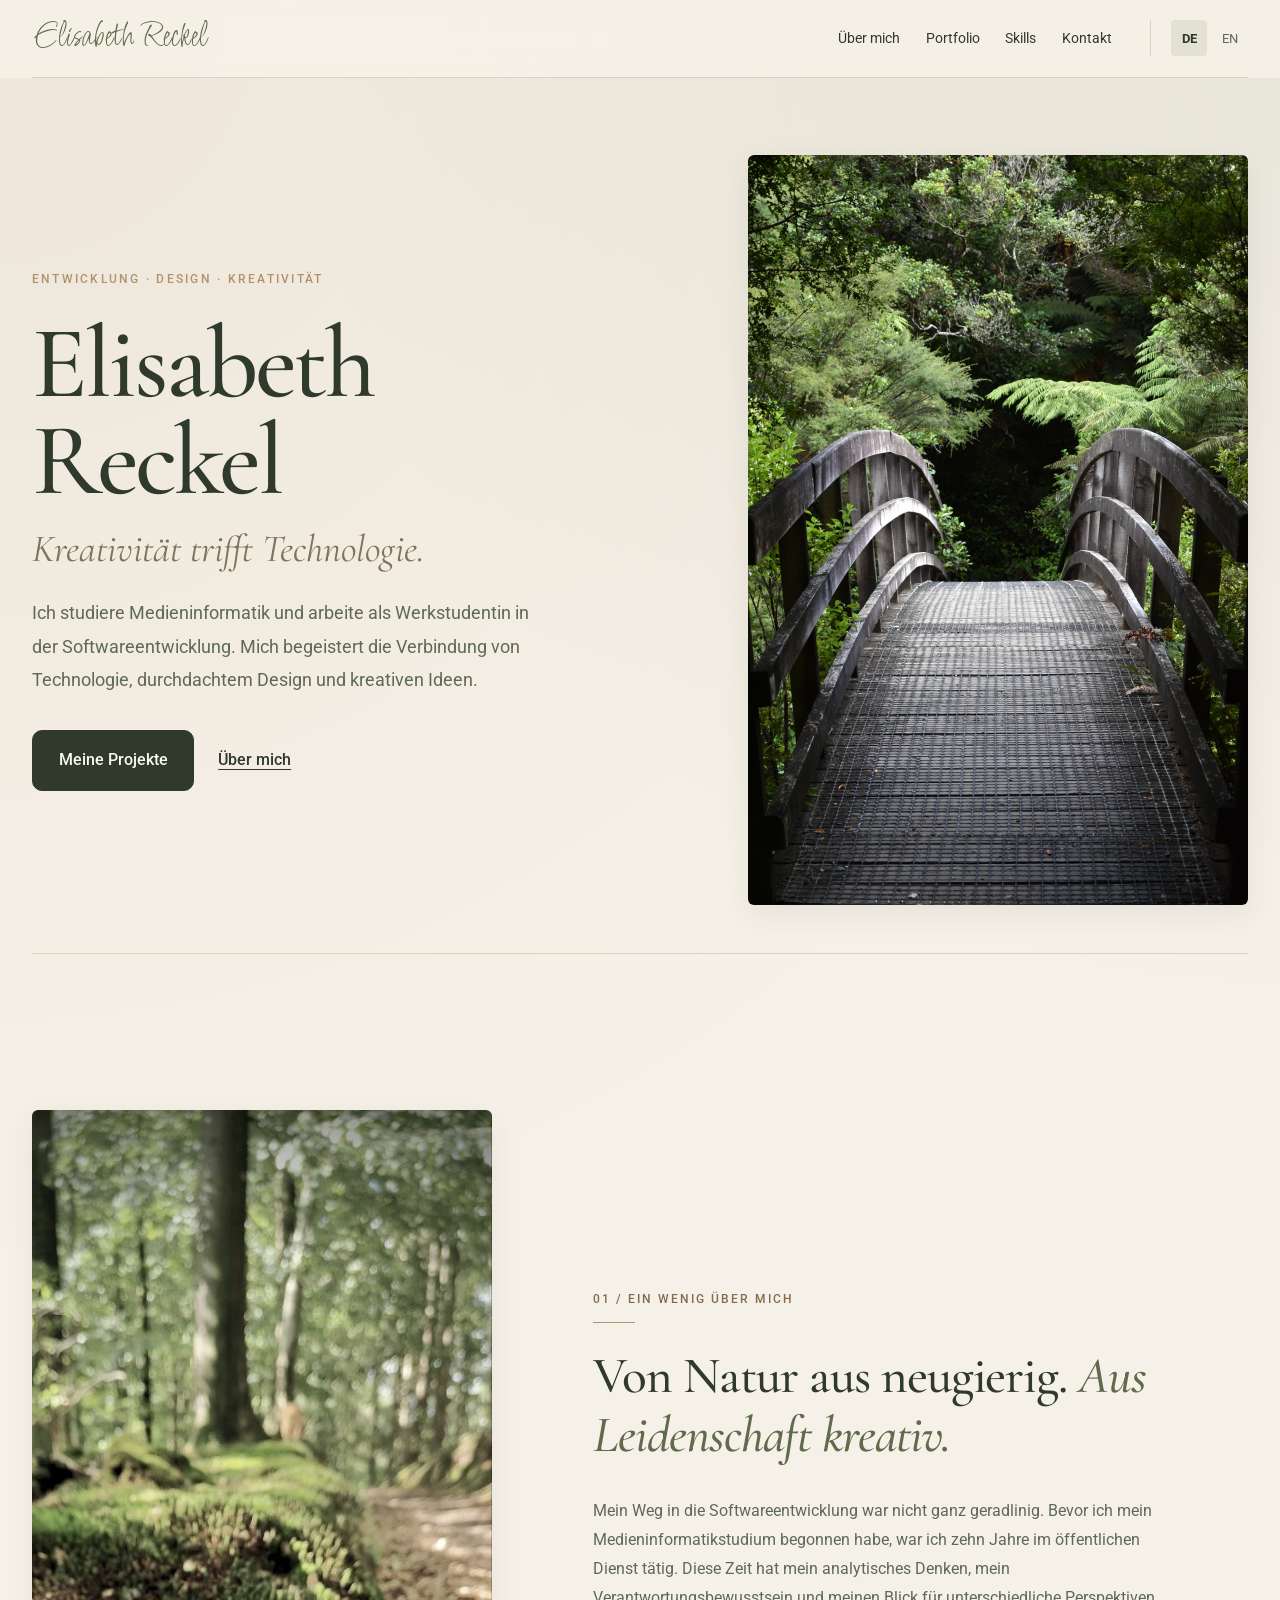
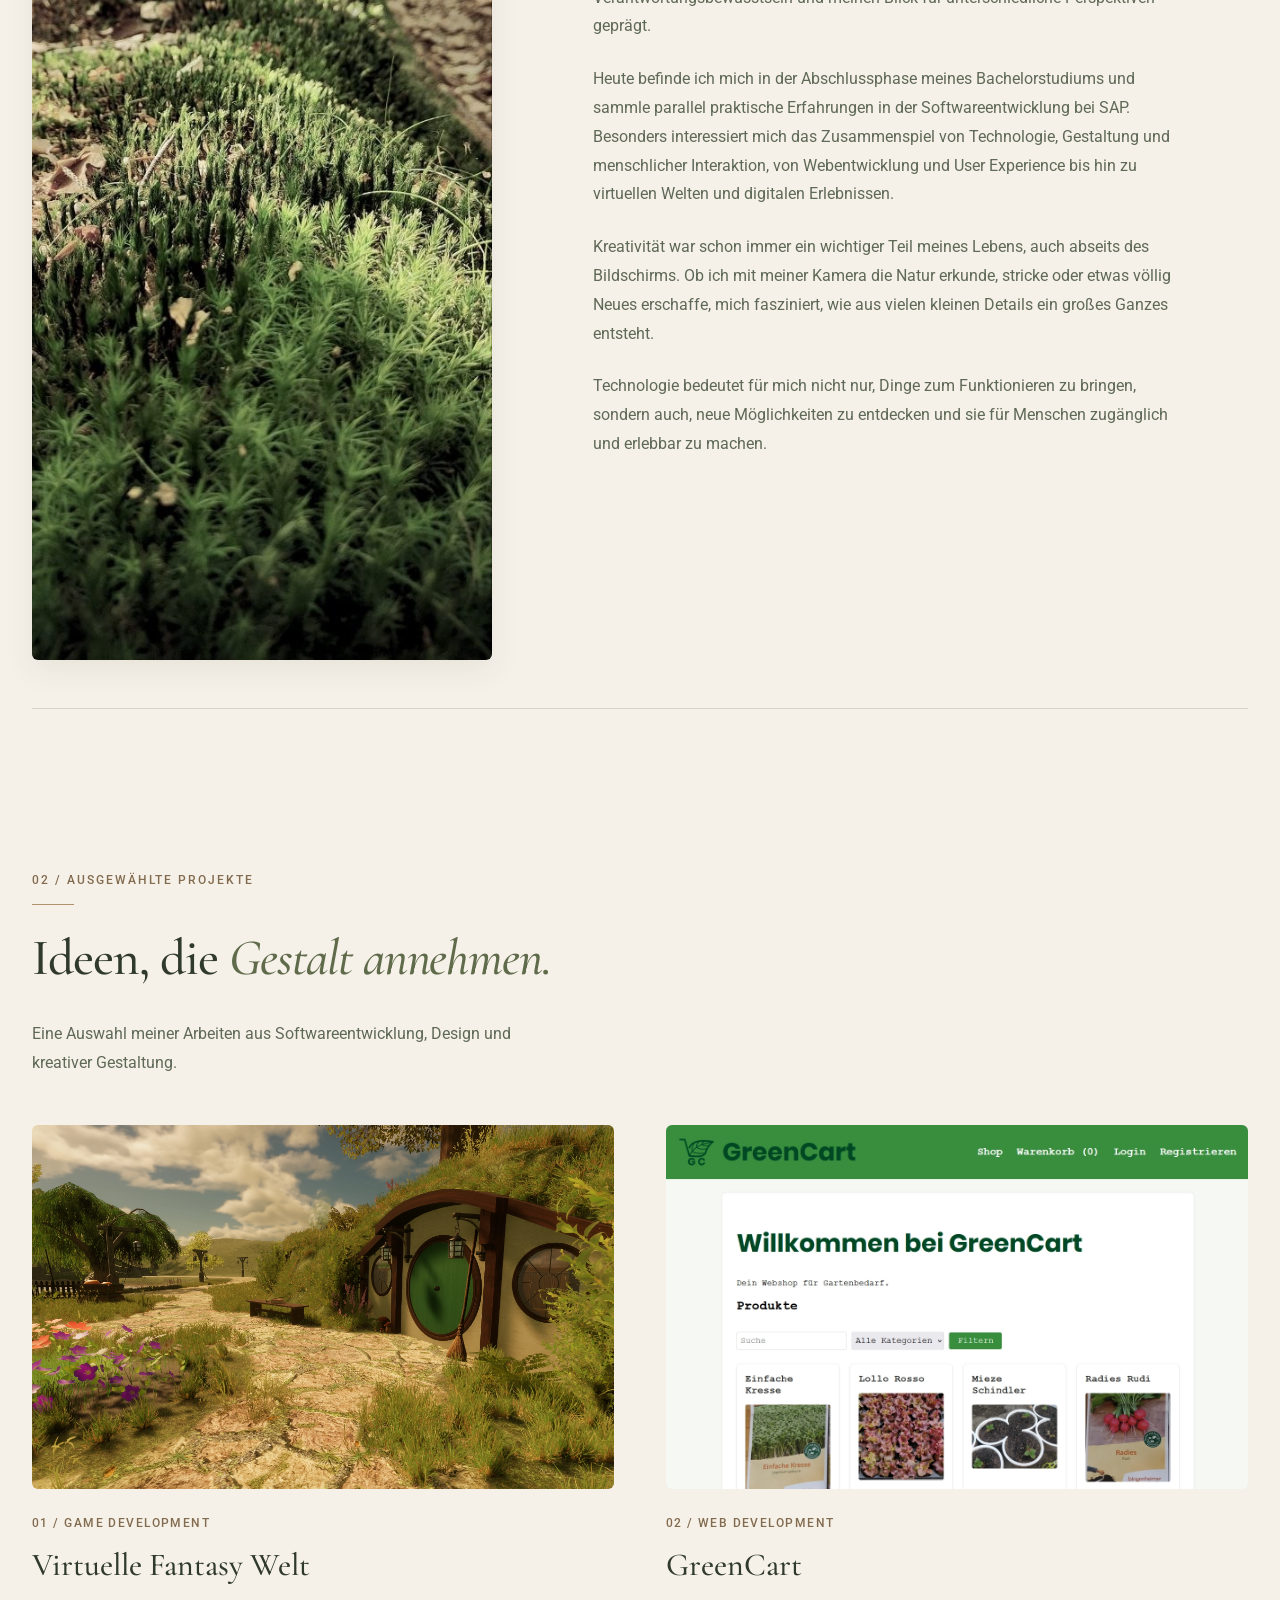
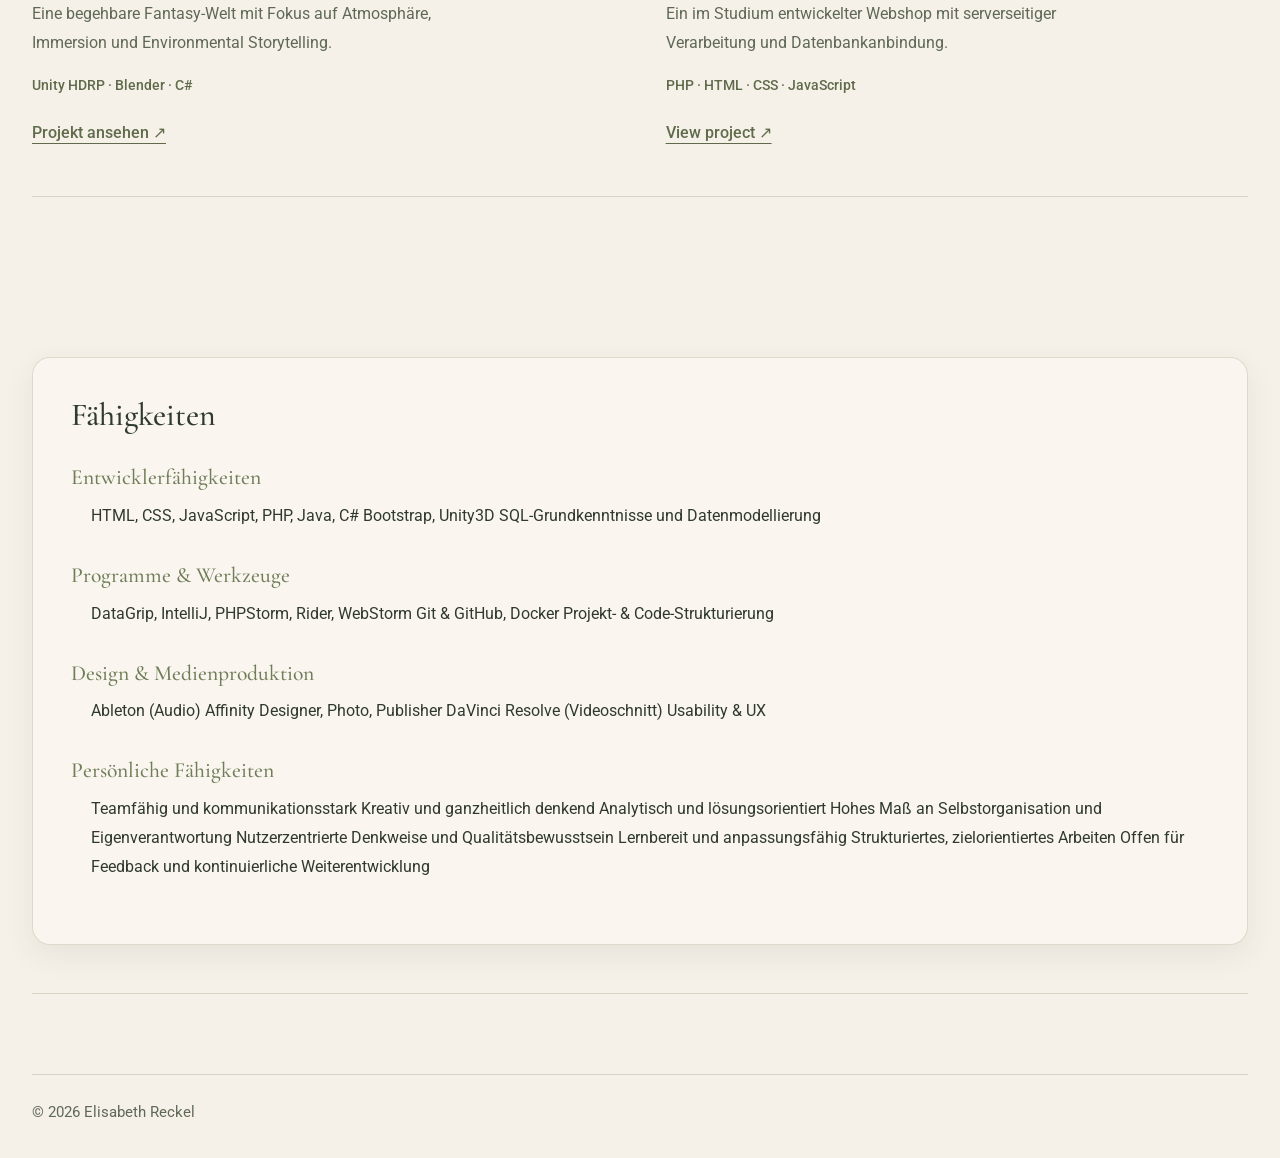
<file: index.html>
<!DOCTYPE html>
<html>
<head>
    <meta charset="UTF-8">
    <meta name="viewport" content="width=device-width, initial-scale=1.0">
    <title>Elisabeth Reckel | Portfolio</title>

    <script src="main.js"></script>
    <link rel="stylesheet" href="style.css">

    <link rel="preconnect" href="https://fonts.googleapis.com">
    <link rel="preconnect" href="https://fonts.gstatic.com" crossorigin>

    <!-- Cormorant Garamond -->
    <link href="https://fonts.googleapis.com/css2?family=Cormorant+Garamond:wght@400;500;600;700&display=swap" rel="stylesheet">

    <!-- Roboto -->
    <link href="https://fonts.googleapis.com/css2?family=Roboto:ital,wght@0,300;0,400;0,500;0,700;1,300;1,400&display=swap" rel="stylesheet">

    <!-- Licorice -->
    <link href="https://fonts.googleapis.com/css2?family=Licorice&display=swap" rel="stylesheet">

<!--    &lt;!&ndash; Deutsch &ndash;&gt;-->
<!--    <div data-lang="de">-->
<!--    </div>-->

<!--    &lt;!&ndash; English &ndash;&gt;-->
<!--    <div data-lang="en">-->
<!--    </div>-->
</head>


<body>

<!-- HEADER -->
<header>
    <div class="header-inner">

        <a href="#home" id="logo">
            Elisabeth Reckel
        </a>

        <nav id="main-nav">

            <!-- Deutsch -->
            <div data-lang="de" lang="de">
                <ul>
                    <li><a href="#about">Über mich</a></li>
                    <li><a href="#portfolio">Portfolio</a></li>
                    <li><a href="#skills">Skills</a></li>
                    <li><a href="#contact">Kontakt</a></li>
                </ul>
            </div>

            <!-- English -->
            <div data-lang="en" lang="en">
                <ul>
                    <li><a href="#about">About me</a></li>
                    <li><a href="#portfolio">Portfolio</a></li>
                    <li><a href="#skills">Skills</a></li>
                    <li><a href="#contact">Contact</a></li>
                </ul>
            </div>

        </nav>

        <div id="language_switch"
             role="group"
             aria-label="Sprache / Language">

            <button type="button"
                    lang="de"
                    data-language="de"
                    aria-label="Deutsch"
                    aria-pressed="true"
                    onclick="switchLanguage('de')">
                DE
            </button>

            <button type="button"
                    lang="en"
                    data-language="en"
                    aria-label="English"
                    aria-pressed="false"
                    onclick="switchLanguage('en')">
                EN
            </button>

        </div>

    </div>
</header>

<!-- MAIN PART -->


<!-- LANDING PAGE -->
<section id="home">

    <!-- Deutsch -->
    <div data-lang="de" lang="de">
        <div class="hero-layout">

            <div class="hero-content">
                <p class="eyebrow">
                    Entwicklung · Design · Kreativität
                </p>

                <h1>Elisabeth Reckel</h1>

                <p class="hero-tagline">
                    Kreativität trifft Technologie.
                </p>

                <p class="hero-description">
                    Ich studiere Medieninformatik und arbeite als
                    Werkstudentin in der Softwareentwicklung.
                    Mich begeistert die Verbindung von Technologie,
                    durchdachtem Design und kreativen Ideen.
                </p>

                <div class="hero-actions">
                    <a href="#portfolio" class="btn-primary">Meine Projekte</a>
                    <a href="#about" class="btn-text">Über mich</a>
                </div>
            </div>

            <div class="hero-visual">
                <img
                        src="/img/WoodBridge.webp"
                        alt="Holzbrücke im Regenwald"
                        class="hero-image"
                >
            </div>

        </div>
    </div>

    <!-- English -->
    <div data-lang="en" lang="en">
        <div class="hero-layout">

            <div class="hero-content">
                <p class="eyebrow">
                    Development · Design · Creativity
                </p>

                <h1>Elisabeth Reckel</h1>

                <p class="hero-tagline">
                    Creativity meets technology.
                </p>

                <p class="hero-description">
                    I'm a Computer Science and Digital Media student and
                    working student in software development.
                    I'm passionate about bringing together
                    technology, thoughtful design and creative ideas.
                </p>

                <div class="hero-actions">
                    <a href="#portfolio" class="btn-primary">Explore my work</a>
                    <a href="#about" class="btn-text">About me</a>
                </div>
            </div>

            <div class="hero-visual">
                <img
                        src="/img/WoodBridge.webp"
                        alt="Wooden bridge in a rain forest"
                        class="hero-image"
                >
            </div>

        </div>
    </div>

    <hr>
</section>

<!-- ABOUT ME SECTION -->
<section id="about">

    <!-- Deutsch -->
    <div data-lang="de" lang="de">
        <div class="about-layout">

            <figure class="about-visual">
                <img
                        src="img/Moss.webp"
                        alt=""
                        class="about-image"
                        loading="lazy"
                        decoding="async"
                >
<!--                <figcaption>-->
<!--                    <span class="image-caption">-->
<!--                        Inspiration in den kleinen Dingen finden.-->
<!--                    </span>-->
<!--                    <span class="image-credit">-->
<!--                        Fotografie: Elisabeth Reckel-->
<!--                    </span>-->
<!--                </figcaption>-->
            </figure>

            <div class="about-copy">

                <p class="section-label">
                    01 / Ein wenig über mich
                </p>

                <h2 class="section-heading">
                    Von Natur aus neugierig.
                    <span>Aus Leidenschaft kreativ.</span>
                </h2>

                <p>
                    Mein Weg in die Softwareentwicklung war nicht ganz
                    geradlinig. Bevor ich mein Medieninformatikstudium
                    begonnen habe, war ich zehn Jahre im öffentlichen
                    Dienst tätig. Diese Zeit hat mein analytisches
                    Denken, mein Verantwortungsbewusstsein und meinen
                    Blick für unterschiedliche Perspektiven geprägt.
                </p>

                <p>
                    Heute befinde ich mich in der Abschlussphase
                    meines Bachelorstudiums und sammle parallel
                    praktische Erfahrungen in der Softwareentwicklung
                    bei SAP. Besonders interessiert mich das
                    Zusammenspiel von Technologie, Gestaltung und
                    menschlicher Interaktion, von Webentwicklung und
                    User Experience bis hin zu virtuellen Welten
                    und digitalen Erlebnissen.
                </p>

                <p>
                    Kreativität war schon immer ein wichtiger Teil
                    meines Lebens, auch abseits des Bildschirms.
                    Ob ich mit meiner Kamera die Natur erkunde,
                    stricke oder etwas völlig Neues erschaffe,
                    mich fasziniert, wie aus vielen kleinen Details
                    ein großes Ganzes entsteht.
                </p>

                <p>
                    Technologie bedeutet für mich nicht nur, Dinge
                    zum Funktionieren zu bringen, sondern auch,
                    neue Möglichkeiten zu entdecken und sie für
                    Menschen zugänglich und erlebbar zu machen.
                </p>


            </div>
        </div>
    </div>

    <!-- English -->
    <div data-lang="en" lang="en">
        <div class="about-layout">

            <figure class="about-visual">
                <img
                        src="img/Moss.webp"
                        alt=""
                        class="about-image"
                        loading="lazy"
                        decoding="async"
                >
<!--                <figcaption>-->
<!--                    <span class="image-caption">-->
<!--                        Finding inspiration in the little things.-->
<!--                    </span>-->
<!--                    <span class="image-credit">-->
<!--                        Photography by Elisabeth Reckel-->
<!--                    </span>-->
<!--                </figcaption>-->
            </figure>

            <div class="about-copy">

                <p class="section-label">
                    01 / A little about me
                </p>

                <h2 class="section-heading">
                    Curious by nature.
                    <span>Creative by choice.</span>
                </h2>

                <p>
                    My path into software development hasn't been a
                    conventional one. Before starting my degree,
                    I spent ten years working in public administration,
                    developing an analytical mindset, a strong sense
                    of responsibility and an appreciation for
                    different perspectives.
                </p>

                <p>
                    Today, I'm completing my bachelor's degree in
                    Computer Science and Digital Media while gaining
                    practical experience in software development at SAP.
                    I'm particularly interested in the intersection of
                    technology, design and human interaction,
                    from web development and user experience to
                    virtual worlds and digital environments.
                </p>

                <p>
                    Creativity has always been an important part of
                    my life, even away from the screen. Whether I'm
                    exploring nature with my camera, knitting or
                    creating something entirely from scratch,
                    I enjoy discovering how small details come
                    together to form something meaningful.
                </p>

                <p>
                    For me, technology isn't just about making
                    things work. It's about exploring new possibilities
                    and making them accessible, intuitive and engaging for people.
                </p>

<!--                <div class="about-signoff">-->
<!--                    <span class="signature">Elisabeth</span>-->

<!--&lt;!&ndash;                    &lt;!&ndash; Placeholder for future botanical illustration &ndash;&gt;&ndash;&gt;-->
<!--&lt;!&ndash;                    <div class="botanical-placeholder"&ndash;&gt;-->
<!--&lt;!&ndash;                         aria-hidden="true"></div>&ndash;&gt;-->
<!--                </div>-->

            </div>
        </div>
    </div>

    <hr>
</section>


<!-- PORTFOLIO SECTION -->
<section id="portfolio">

    <!-- Deutsch -->
    <div data-lang="de" lang="de">

        <p class="section-label">
            02 / Ausgewählte Projekte
        </p>

        <h2 class="section-heading">
            Ideen, die
            <span>Gestalt annehmen.</span>
        </h2>

        <p class="portfolio-intro">
            Eine Auswahl meiner Arbeiten aus Softwareentwicklung,
            Design und kreativer Gestaltung.
        </p>

        <div class="project-grid">

            <!-- Project 01 -->
            <article class="project-card">

                <div class="project-preview">
                    <img
                            src="img/unity-project/cover.webp"
                            alt="Fantasy-Umgebung mit einem Haus im Hügel,
             gepflastertem Weg und Blumen"
                            loading="lazy"
                            decoding="async"
                    >
                </div>

                <p class="project-category">
                    01 / Game Development
                </p>

                <h3>Virtuelle Fantasy Welt</h3>

                <p class="project-description">
                    Eine begehbare Fantasy-Welt mit Fokus auf
                    Atmosphäre, Immersion und Environmental
                    Storytelling.
                </p>

                <p class="project-tech">
                    Unity HDRP · Blender · C#
                </p>
                <a class="project-detail-link" href="projects/virtual-fantasy-world.html">Projekt ansehen ↗</a>

            </article>

            <!-- Project 02 -->
            <article class="project-card">

                <div class="project-preview project-preview--greencart">
                    <img
                            src="img/greencart/cover.webp"
                            alt="GreenCart-Webshop mit Produktübersicht
             und Such- und Filterfunktionen"
                            loading="lazy"
                            decoding="async"
                    >
                </div>

                <p class="project-category">
                    02 / Web Development
                </p>

                <h3>GreenCart</h3>

                <p class="project-description">
                    Ein im Studium entwickelter Webshop
                    mit serverseitiger Verarbeitung
                    und Datenbankanbindung.
                </p>

                <p class="project-tech">
                    PHP · HTML · CSS · JavaScript
                </p>

                <a class="project-detail-link" href="projects/virtual-fantasy-world.html">View project ↗</a>

            </article>

        </div>
    </div>

    <!-- English -->
    <div data-lang="en" lang="en">

        <p class="section-label">
            02 / Selected work
        </p>

        <h2 class="section-heading">
            Ideas brought
            <span>to life.</span>
        </h2>

        <p class="portfolio-intro">
            A selection of my work combining software development,
            design and creative exploration.
        </p>

        <div class="project-grid">

            <!-- Project 01 -->
            <article class="project-card">

                <div class="project-preview">
                    <img
                            src="img/unity-project/cover.webp"
                            alt="Fantasy environment featuring a hillside home, stone path and flowers"
                            loading="lazy"
                            decoding="async"
                    >
                </div>

                <p class="project-category">
                    01 / Game Development
                </p>

                <h3>Virtual Fantasy World</h3>

                <p class="project-description">
                    An explorable fantasy environment focusing
                    on atmosphere, immersion and environmental
                    storytelling.
                </p>

                <p class="project-tech">
                    Unity HDRP · Blender · C#
                </p>

            </article>

            <!-- Project 02 -->
            <article class="project-card">

                <div class="project-preview project-preview--greencart">
                    <img
                            src="img/greencart/cover.webp"
                            alt="GreenCart online shop with product listings and search filters"
                            loading="lazy"
                            decoding="async"
                    >
                </div>

                <p class="project-category">
                    02 / Web Development
                </p>

                <h3>GreenCart</h3>

                <p class="project-description">
                    A university e-commerce project featuring
                    server-side functionality and database
                    integration.
                </p>

                <p class="project-tech">
                    PHP · HTML · CSS · JavaScript
                </p>

            </article>

        </div>
    </div>

    <hr>
</section>


<!-- SKILL SECTION -->
<section id="skills">
    <!-- Deutsch -->
    <div data-lang="de">
        <h3>Fähigkeiten</h3>

        <h4>Entwicklerfähigkeiten</h4>
        <ul>
            HTML, CSS, JavaScript, PHP, Java, C#
            Bootstrap, Unity3D
            SQL-Grundkenntnisse und Datenmodellierung
        </ul>

        <h4>Programme & Werkzeuge</h4>
        <ul>
            DataGrip, IntelliJ, PHPStorm, Rider, WebStorm
            Git & GitHub, Docker
            Projekt- & Code-Strukturierung
        </ul>

        <h4>Design & Medienproduktion</h4>
        <ul>
            Ableton (Audio)
            Affinity Designer, Photo, Publisher
            DaVinci Resolve (Videoschnitt)
            Usability & UX
        </ul>

        <h4>Persönliche Fähigkeiten</h4>
        <ul>
            Teamfähig und kommunikationsstark
            Kreativ und ganzheitlich denkend
            Analytisch und lösungsorientiert
            Hohes Maß an Selbstorganisation und Eigenverantwortung
            Nutzerzentrierte Denkweise und Qualitätsbewusstsein
            Lernbereit und anpassungsfähig
            Strukturiertes, zielorientiertes Arbeiten
            Offen für Feedback und kontinuierliche Weiterentwicklung
        </ul>
    </div>

    <!-- English -->
    <div data-lang="en">
        <h3>Skills</h3>

        <h4>Development skills</h4>
        <ul>
            HTML, CSS, JavaScript, PHP, Java, C#
            Bootstrap, Unity3D
            Basic SQL knowledge and data modelling
        </ul>

        <h4>Software &  tools</h4>
        <ul>
            DataGrip, IntelliJ, PHPStorm, Rider, WebStorm
            Git & GitHub, Docker
            Project & code structuring
        </ul>

        <h4>Design & media production</h4>
        <ul>
            Ableton (audio)
            Affinity Designer, Photo, Publisher
            DaVinci Resolve (video editing)
            Usability & UX
        </ul>

        <h4>Personal skills</h4>
        <ul>
            Team player and strong communicator
            Creative and holistic thinker
            Analytical and solution-oriented
            Highly self-organised and responsible
            User-centric mindset and quality awareness
            Willing to learn and adapt
            Structured and goal-oriented approach to work
            Open to feedback and continuous development
        </ul>

    </div>

    <hr>
</section>

<!--&lt;!&ndash; CONTACT SECTION &ndash;&gt;-->
<!--<section id="contact">-->
<!--    &lt;!&ndash; Deutsch &ndash;&gt;-->
<!--    <div data-lang="de">-->
<!--        <h3>Kontakt</h3>-->
<!--        <form action="">-->
<!--            <input type="email" tabindex="1" placeholder="Mail"><br>-->
<!--            <input type="betreff" tabindex="2" placeholder="Betreff"><br>-->
<!--            <textarea name="" id="test" cols="30" rows="10" tabindex="3" placeholder="Text"></textarea><br>-->
<!--            <input class="button" type="submit">-->
<!--        </form>-->
<!--    </div>-->

<!--    &lt;!&ndash; English &ndash;&gt;-->
<!--    <div data-lang="en">-->
<!--        <h3>Contact</h3>-->
<!--        <form action="">-->
<!--            <input type="email" tabindex="1" placeholder="Mail"><br>-->
<!--            <input type="betreff" tabindex="2" placeholder="Subject"><br>-->
<!--            <textarea name="" id="" cols="30" rows="10" tabindex="3" placeholder="Text"></textarea><br>-->
<!--            <input class="button" type="submit">-->
<!--        </form>-->
<!--    </div>-->


<!--    <hr>-->
<!--</section>-->



<!-- FOOTER -->
<footer>
    <!-- Deutsch -->
    <div data-lang="de">
    </div>

    <!-- English -->
    <div data-lang="en">
    </div>

    <p>&copy; 2026 Elisabeth Reckel</p>
</footer>





</body>

</html>
</file>
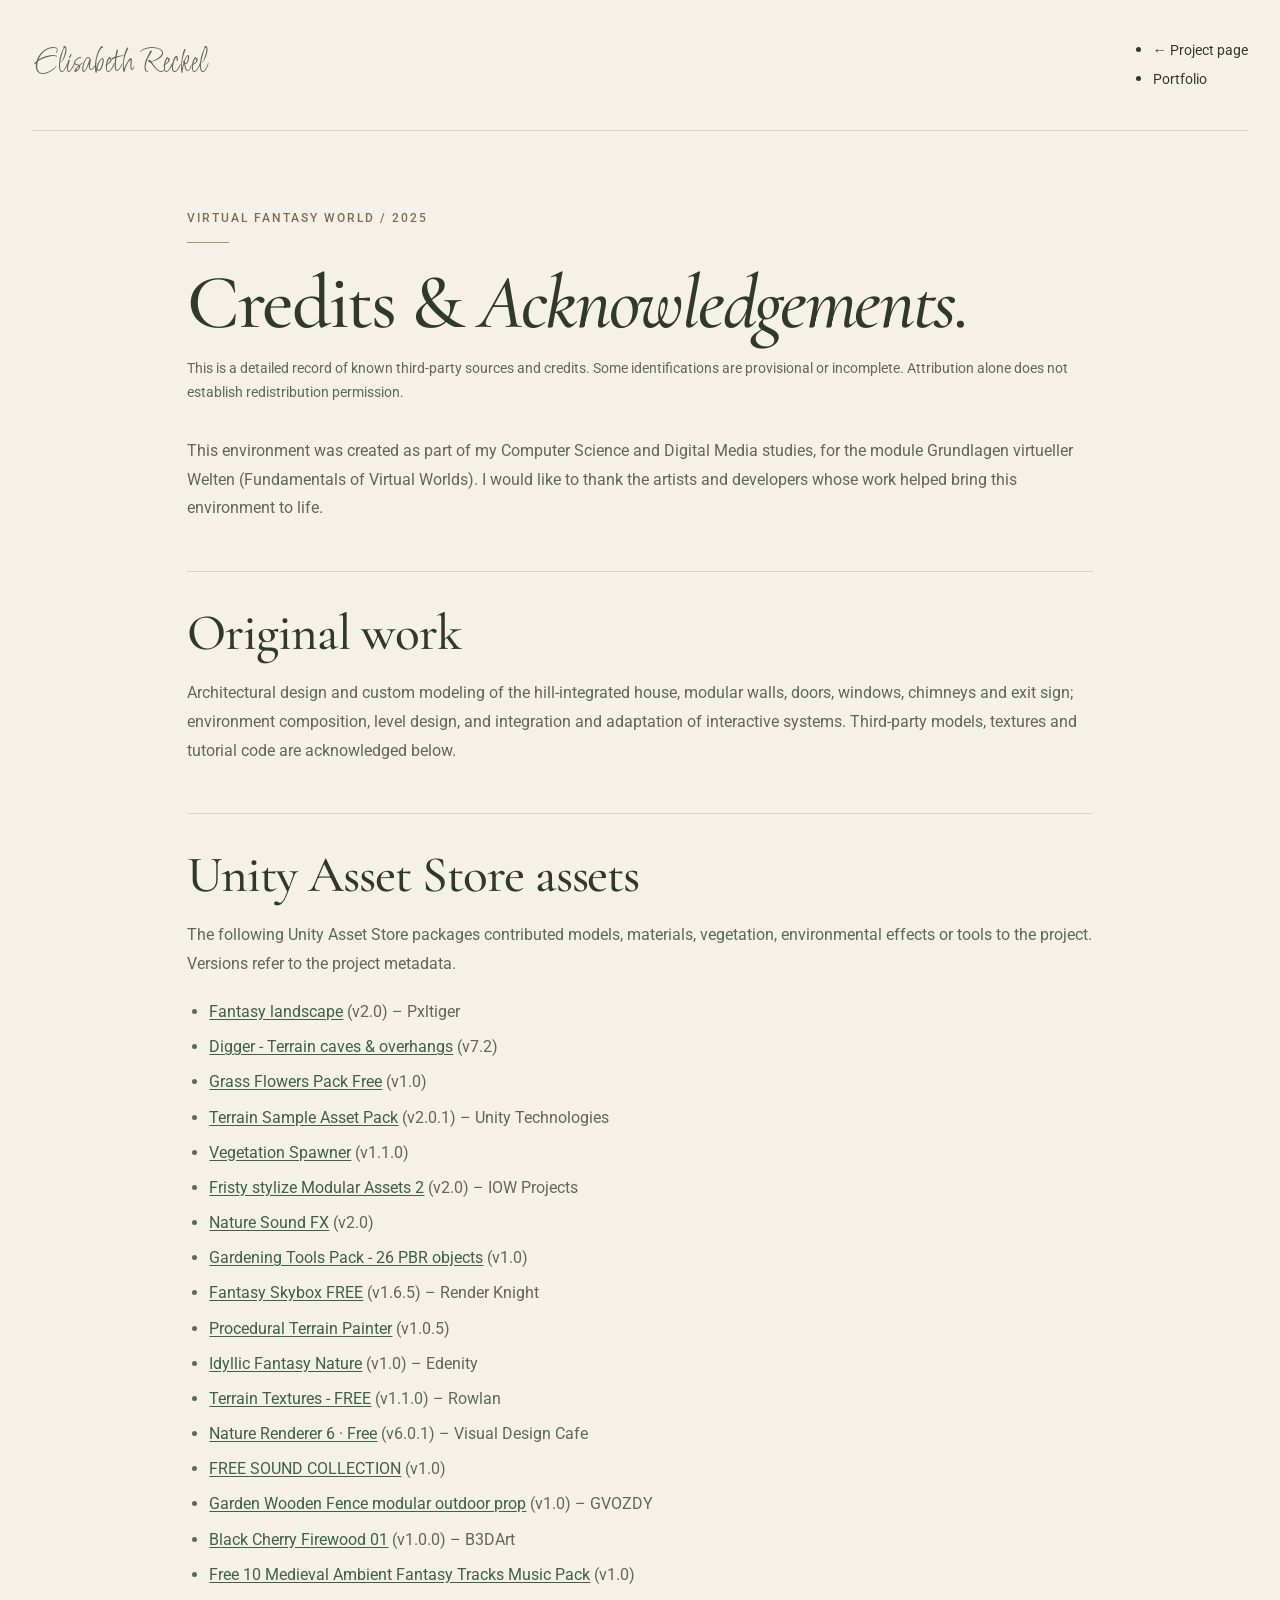
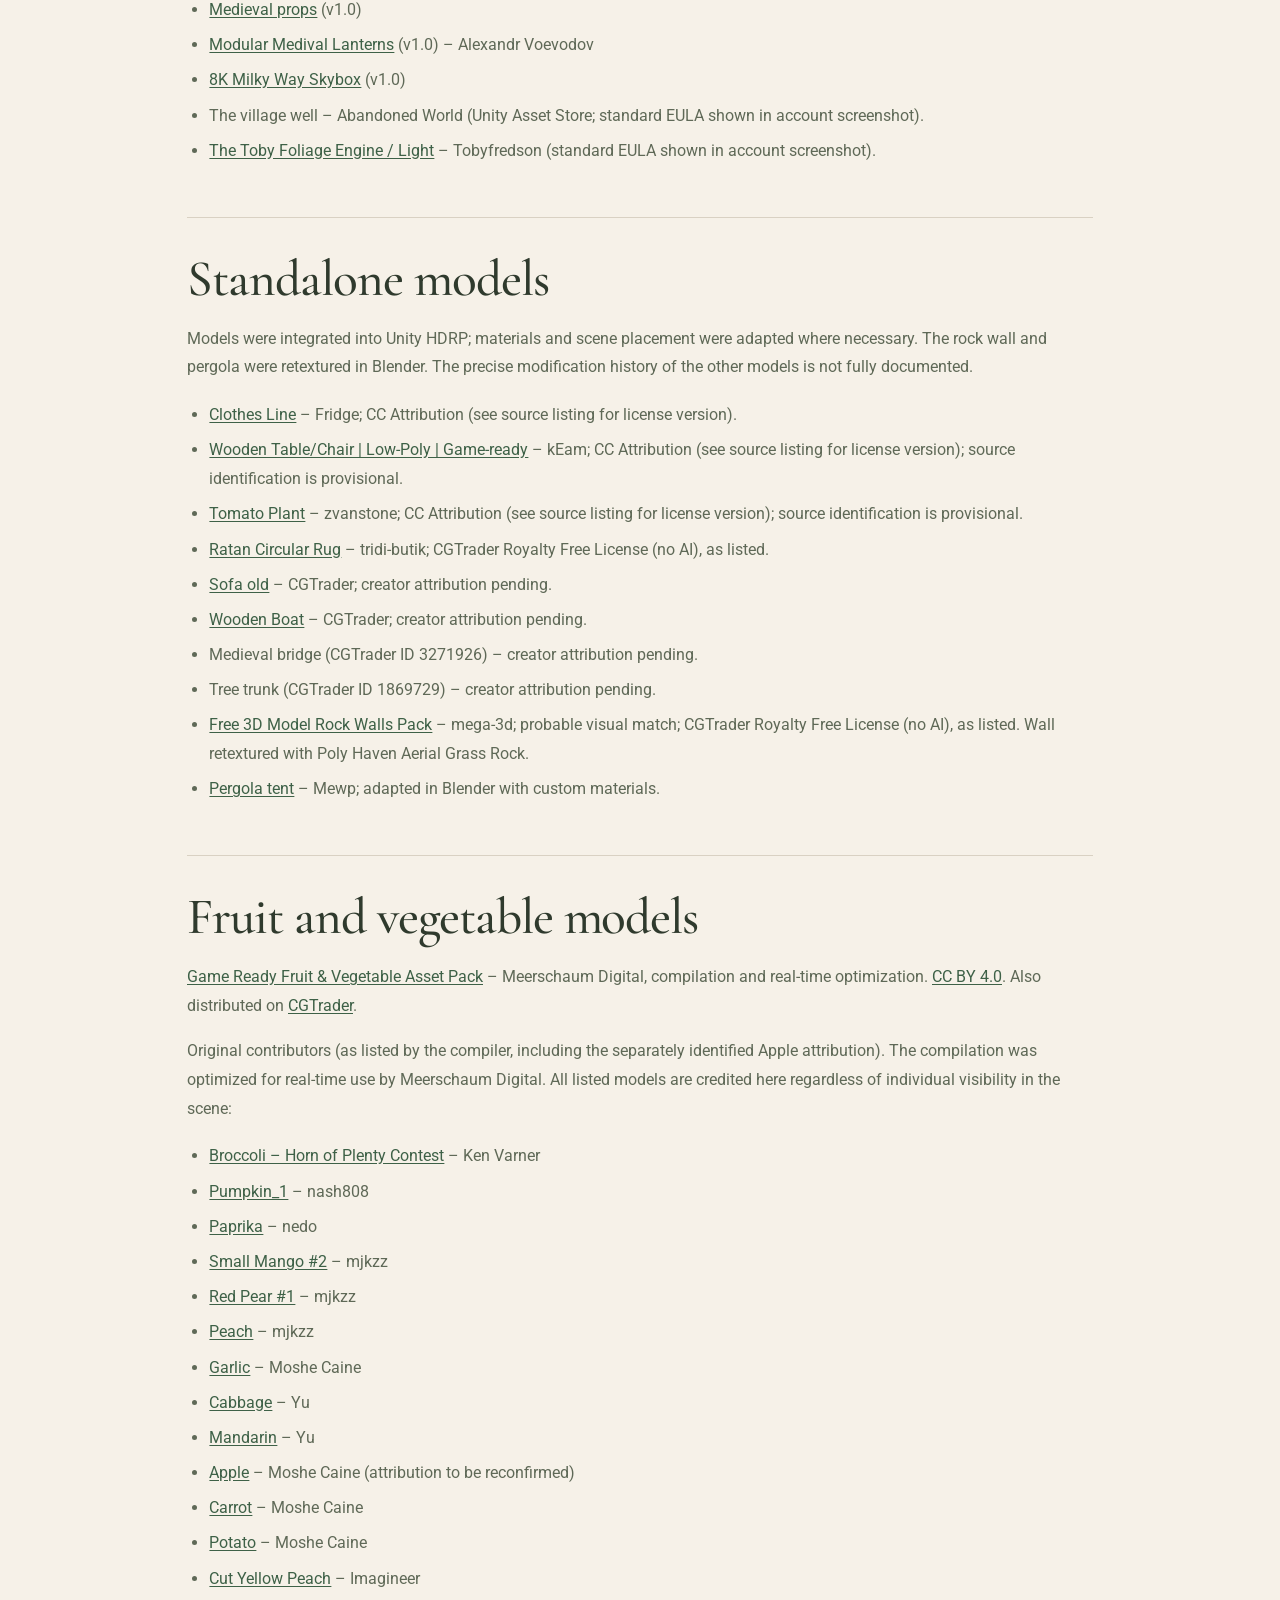
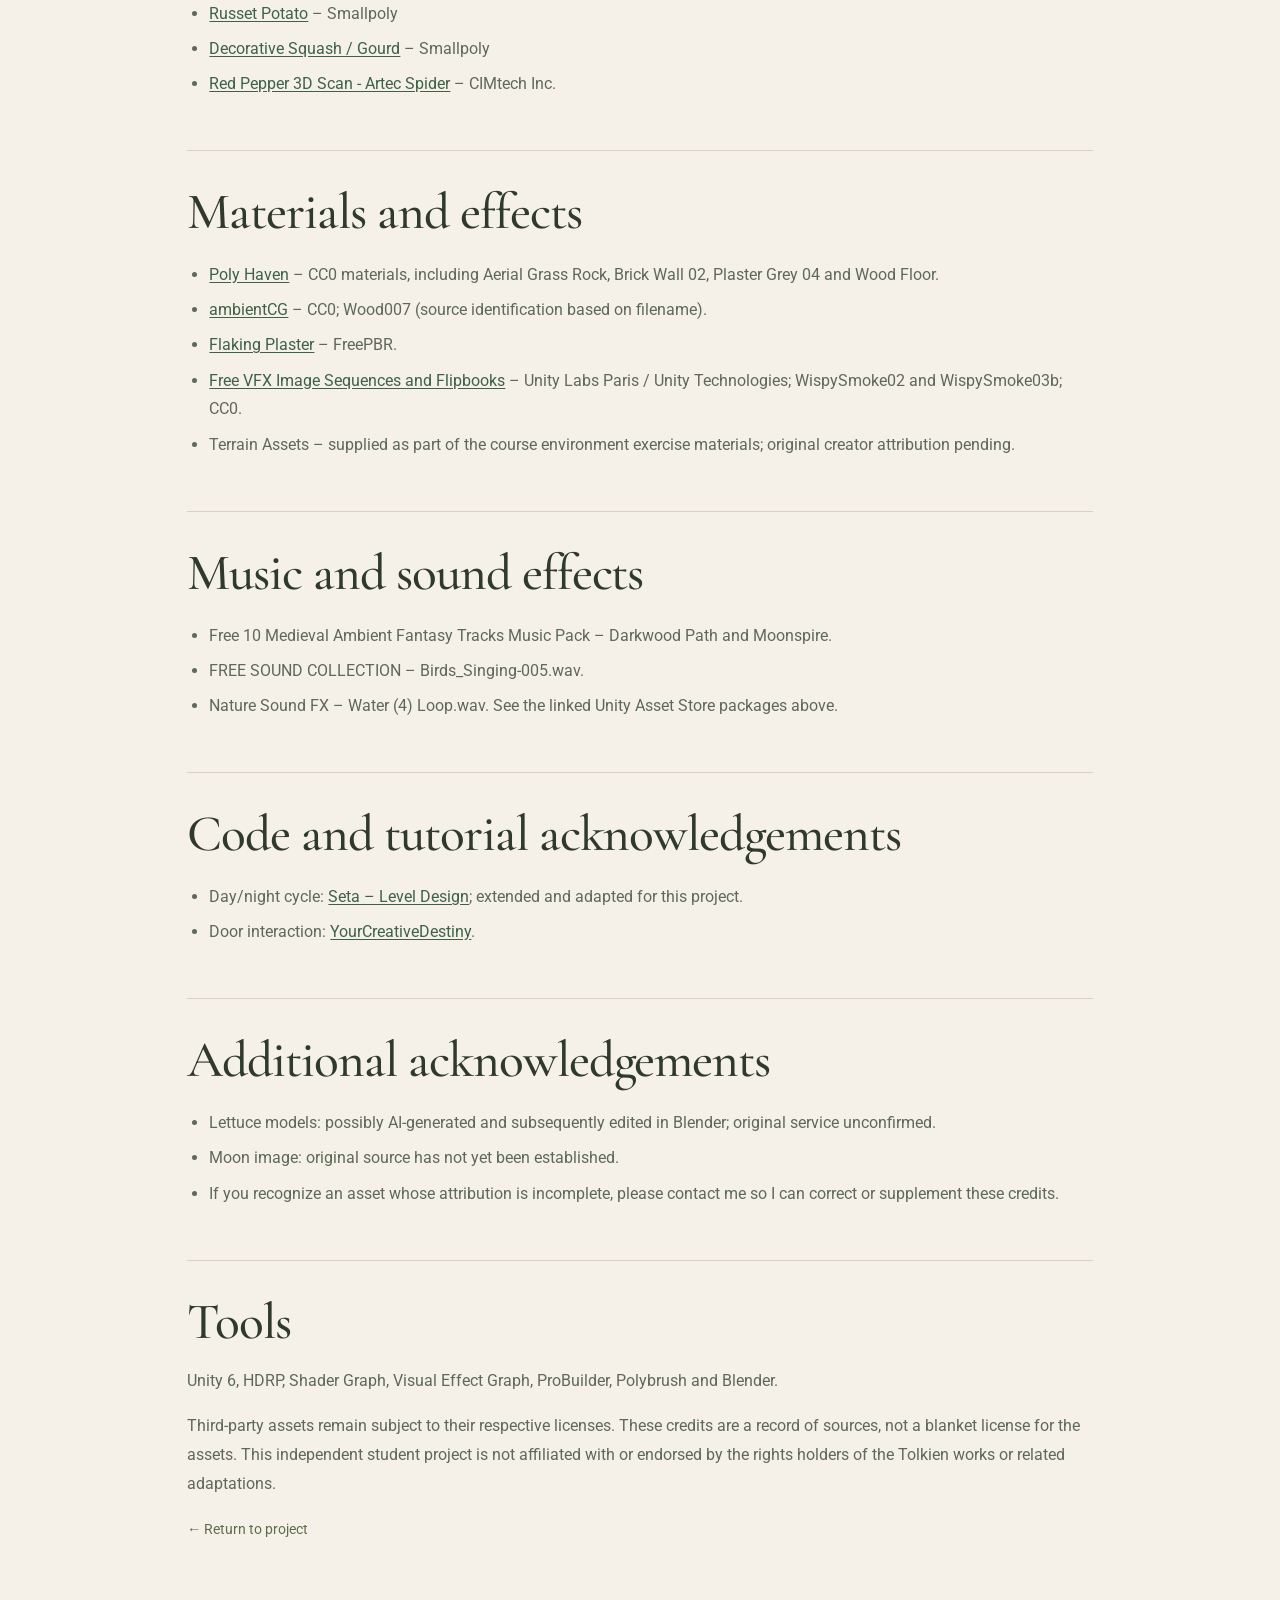
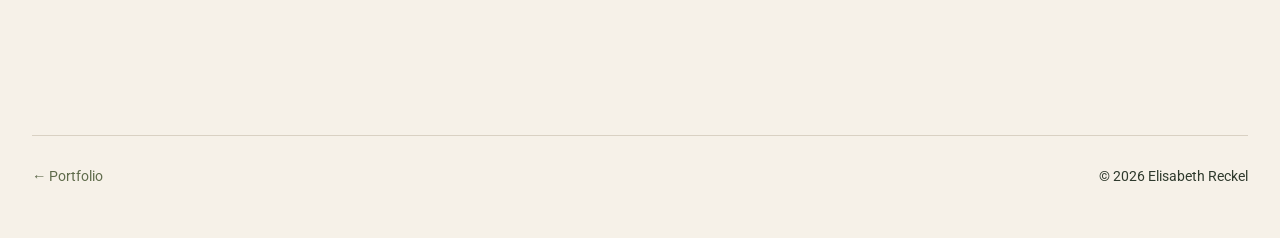
<file: projects/virtual-fantasy-world-credits.html>
<!doctype html>
<html lang="en">
<head>
<meta charset="utf-8"><meta name="viewport" content="width=device-width, initial-scale=1">
<title>Credits &amp; Acknowledgements | Virtual Fantasy World</title>
<link rel="preconnect" href="https://fonts.googleapis.com">
<link rel="preconnect" href="https://fonts.gstatic.com" crossorigin>
<link href="https://fonts.googleapis.com/css2?family=Cormorant+Garamond:wght@400;500;600;700&family=Roboto:wght@300;400;500;700&family=Licorice&display=swap" rel="stylesheet">
<link rel="stylesheet" href="../style.css"><link rel="stylesheet" href="project.css">
</head>
<body class="credits-page">
<header class="p-site-header"><div class="header-inner"><a id="logo" href="../index.html#home">Elisabeth Reckel</a><nav id="main-nav" aria-label="Navigation"><ul><li><a href="virtual-fantasy-world.html">← Project page</a></li><li><a href="../index.html#portfolio">Portfolio</a></li></ul></nav></div></header>
<main class="credits-wrap"><p class="p-kicker">VIRTUAL FANTASY WORLD / 2025</p><h1>Credits &amp; <em>Acknowledgements.</em></h1>
<p class="credits-note">This is a detailed record of known third-party sources and credits. Some identifications are provisional or incomplete. Attribution alone does not establish redistribution permission.</p>
<div class="credits-markdown">
<h1>Credits &amp; Acknowledgements</h1>
<p>This environment was created as part of my Computer Science and Digital Media studies, for the module Grundlagen virtueller Welten (Fundamentals of Virtual Worlds). I would like to thank the artists and developers whose work helped bring this environment to life.</p>
<h2>Original work</h2>
<p>Architectural design and custom modeling of the hill-integrated house, modular walls, doors, windows, chimneys and exit sign; environment composition, level design, and integration and adaptation of interactive systems. Third-party models, textures and tutorial code are acknowledged below.</p>
<h2>Unity Asset Store assets</h2>
<p>The following Unity Asset Store packages contributed models, materials, vegetation, environmental effects or tools to the project. Versions refer to the project metadata.</p>
<ul>
<li><a href="https://assetstore.unity.com/packages/103573" rel="noopener noreferrer" target="_blank">Fantasy landscape</a> (v2.0) – Pxltiger</li>
<li><a href="https://assetstore.unity.com/packages/135178" rel="noopener noreferrer" target="_blank">Digger - Terrain caves &amp; overhangs</a> (v7.2)</li>
<li><a href="https://assetstore.unity.com/packages/138810" rel="noopener noreferrer" target="_blank">Grass Flowers Pack Free</a> (v1.0)</li>
<li><a href="https://assetstore.unity.com/packages/145808" rel="noopener noreferrer" target="_blank">Terrain Sample Asset Pack</a> (v2.0.1) – Unity Technologies</li>
<li><a href="https://assetstore.unity.com/packages/177192" rel="noopener noreferrer" target="_blank">Vegetation Spawner</a> (v1.1.0)</li>
<li><a href="https://assetstore.unity.com/packages/180352" rel="noopener noreferrer" target="_blank">Fristy stylize Modular Assets 2</a> (v2.0) – IOW Projects</li>
<li><a href="https://assetstore.unity.com/packages/180413" rel="noopener noreferrer" target="_blank">Nature Sound FX</a> (v2.0)</li>
<li><a href="https://assetstore.unity.com/packages/183477" rel="noopener noreferrer" target="_blank">Gardening Tools Pack - 26 PBR objects</a> (v1.0)</li>
<li><a href="https://assetstore.unity.com/packages/18353" rel="noopener noreferrer" target="_blank">Fantasy Skybox FREE</a> (v1.6.5) – Render Knight</li>
<li><a href="https://assetstore.unity.com/packages/188357" rel="noopener noreferrer" target="_blank">Procedural Terrain Painter</a> (v1.0.5)</li>
<li><a href="https://assetstore.unity.com/packages/260042" rel="noopener noreferrer" target="_blank">Idyllic Fantasy Nature</a> (v1.0) – Edenity</li>
<li><a href="https://assetstore.unity.com/packages/271990" rel="noopener noreferrer" target="_blank">Terrain Textures - FREE</a> (v1.1.0) – Rowlan</li>
<li><a href="https://assetstore.unity.com/packages/285961" rel="noopener noreferrer" target="_blank">Nature Renderer 6 · Free</a> (v6.0.1) – Visual Design Cafe</li>
<li><a href="https://assetstore.unity.com/packages/291913" rel="noopener noreferrer" target="_blank">FREE SOUND COLLECTION</a> (v1.0)</li>
<li><a href="https://assetstore.unity.com/packages/297507" rel="noopener noreferrer" target="_blank">Garden Wooden Fence modular outdoor prop</a> (v1.0) – GVOZDY</li>
<li><a href="https://assetstore.unity.com/packages/307298" rel="noopener noreferrer" target="_blank">Black Cherry Firewood 01</a> (v1.0.0) – B3DArt</li>
<li><a href="https://assetstore.unity.com/packages/310781" rel="noopener noreferrer" target="_blank">Free 10 Medieval Ambient Fantasy Tracks Music Pack</a> (v1.0)</li>
<li><a href="https://assetstore.unity.com/packages/41540" rel="noopener noreferrer" target="_blank">Medieval props</a> (v1.0)</li>
<li><a href="https://assetstore.unity.com/packages/85527" rel="noopener noreferrer" target="_blank">Modular Medival Lanterns</a> (v1.0) – Alexandr Voevodov</li>
<li><a href="https://assetstore.unity.com/packages/94001" rel="noopener noreferrer" target="_blank">8K Milky Way Skybox</a> (v1.0)</li>
<li>The village well – Abandoned World (Unity Asset Store; standard EULA shown in account screenshot).</li>
<li><a href="https://assetstore.unity.com/packages/vfx/shaders/the-toby-foliage-engine-light-282901" rel="noopener noreferrer" target="_blank">The Toby Foliage Engine / Light</a> – Tobyfredson (standard EULA shown in account screenshot).</li>
</ul>
<h2>Standalone models</h2>
<p>Models were integrated into Unity HDRP; materials and scene placement were adapted where necessary. The rock wall and pergola were retextured in Blender. The precise modification history of the other models is not fully documented.</p>
<ul>
<li><a href="https://sketchfab.com/3d-models/clothes-line-ccd9af8480e64da2b5646f5e9b2c9bce" rel="noopener noreferrer" target="_blank">Clothes Line</a> – Fridge; CC Attribution (see source listing for license version).</li>
<li><a href="https://sketchfab.com/3d-models/wooden-tablechair-low-poly-game-ready-d2b7e1dcfcc94f9bb015d01aad7e6ee8" rel="noopener noreferrer" target="_blank">Wooden Table/Chair | Low-Poly | Game-ready</a> – kEam; CC Attribution (see source listing for license version); source identification is provisional.</li>
<li><a href="https://sketchfab.com/3d-models/tomato-plant-e0b559690e384fc0a9f3a05913f609c4" rel="noopener noreferrer" target="_blank">Tomato Plant</a> – zvanstone; CC Attribution (see source listing for license version); source identification is provisional.</li>
<li><a href="https://www.cgtrader.com/free-3d-models/interior/living-room/ratan-circular-rug" rel="noopener noreferrer" target="_blank">Ratan Circular Rug</a> – tridi-butik; CGTrader Royalty Free License (no AI), as listed.</li>
<li><a href="https://www.cgtrader.com/free-3d-models/furniture/sofa/sofa-old" rel="noopener noreferrer" target="_blank">Sofa old</a> – CGTrader; creator attribution pending.</li>
<li><a href="https://www.cgtrader.com/free-3d-models/various/various-models/wooden-boat-09a21dad-c4ff-44ba-92e2-1cc2aae336f7" rel="noopener noreferrer" target="_blank">Wooden Boat</a> – CGTrader; creator attribution pending.</li>
<li>Medieval bridge (CGTrader ID 3271926) – creator attribution pending.</li>
<li>Tree trunk (CGTrader ID 1869729) – creator attribution pending.</li>
<li><a href="https://www.cgtrader.com/free-3d-models/architectural/other/free-3d-model-rock-walls-pack" rel="noopener noreferrer" target="_blank">Free 3D Model Rock Walls Pack</a> – mega-3d; probable visual match; CGTrader Royalty Free License (no AI), as listed. Wall retextured with Poly Haven Aerial Grass Rock.</li>
<li><a href="https://www.cgtrader.com/free-3d-models/exterior/exterior-public/pergola-76a94a21-d9a0-4673-9721-6a76f6efd2bf" rel="noopener noreferrer" target="_blank">Pergola tent</a> – Mewp; adapted in Blender with custom materials.</li>
</ul>
<h2>Fruit and vegetable models</h2>
<p><a href="https://sketchfab.com/3d-models/game-ready-fruit-vegetable-asset-pack-9846beef2c6b46caadc4a547a4dcd144" rel="noopener noreferrer" target="_blank">Game Ready Fruit &amp; Vegetable Asset Pack</a> – Meerschaum Digital, compilation and real-time optimization. <a href="https://creativecommons.org/licenses/by/4.0/" rel="noopener noreferrer" target="_blank">CC BY 4.0</a>. Also distributed on <a href="https://www.cgtrader.com/free-3d-models/food/vegetable/game-ready-fruit-and-vegetable-asset-pack" rel="noopener noreferrer" target="_blank">CGTrader</a>.</p>
<p>Original contributors (as listed by the compiler, including the separately identified Apple attribution). The compilation was optimized for real-time use by Meerschaum Digital. All listed models are credited here regardless of individual visibility in the scene:</p>
<ul>
<li><a href="https://skfb.ly/Zv8Z" rel="noopener noreferrer" target="_blank">Broccoli – Horn of Plenty Contest</a> – Ken Varner</li>
<li><a href="https://skfb.ly/6VNFx" rel="noopener noreferrer" target="_blank">Pumpkin_1</a> – nash808</li>
<li><a href="https://skfb.ly/ZFNY" rel="noopener noreferrer" target="_blank">Paprika</a> – nedo</li>
<li><a href="https://skfb.ly/6TDWz" rel="noopener noreferrer" target="_blank">Small Mango #2</a> – mjkzz</li>
<li><a href="https://skfb.ly/6TDWo" rel="noopener noreferrer" target="_blank">Red Pear #1</a> – mjkzz</li>
<li><a href="https://skfb.ly/6T7SK" rel="noopener noreferrer" target="_blank">Peach</a> – mjkzz</li>
<li><a href="https://skfb.ly/6YnHD" rel="noopener noreferrer" target="_blank">Garlic</a> – Moshe Caine</li>
<li><a href="https://skfb.ly/6XGsq" rel="noopener noreferrer" target="_blank">Cabbage</a> – Yu</li>
<li><a href="https://skfb.ly/6RUpP" rel="noopener noreferrer" target="_blank">Mandarin</a> – Yu</li>
<li><a href="https://skfb.ly/6YMxn" rel="noopener noreferrer" target="_blank">Apple</a> – Moshe Caine (attribution to be reconfirmed)</li>
<li><a href="https://skfb.ly/6YtFr" rel="noopener noreferrer" target="_blank">Carrot</a> – Moshe Caine</li>
<li><a href="https://skfb.ly/6YpzD" rel="noopener noreferrer" target="_blank">Potato</a> – Moshe Caine</li>
<li><a href="https://skfb.ly/6VLCN" rel="noopener noreferrer" target="_blank">Cut Yellow Peach</a> – Imagineer</li>
<li><a href="https://skfb.ly/6Rorr" rel="noopener noreferrer" target="_blank">Russet Potato</a> – Smallpoly</li>
<li><a href="https://skfb.ly/6WEGo" rel="noopener noreferrer" target="_blank">Decorative Squash / Gourd</a> – Smallpoly</li>
<li><a href="https://skfb.ly/E6vQ" rel="noopener noreferrer" target="_blank">Red Pepper 3D Scan - Artec Spider</a> – CIMtech Inc.</li>
</ul>
<h2>Materials and effects</h2>
<ul>
<li><a href="https://polyhaven.com/license" rel="noopener noreferrer" target="_blank">Poly Haven</a> – CC0 materials, including Aerial Grass Rock, Brick Wall 02, Plaster Grey 04 and Wood Floor.</li>
<li><a href="https://docs.ambientcg.com/license/" rel="noopener noreferrer" target="_blank">ambientCG</a> – CC0; Wood007 (source identification based on filename).</li>
<li><a href="https://freepbr.com/product/flaking-plaster-pbr-material/" rel="noopener noreferrer" target="_blank">Flaking Plaster</a> – FreePBR.</li>
<li><a href="https://unity.com/blog/engine-platform/free-vfx-image-sequences-flipbooks" rel="noopener noreferrer" target="_blank">Free VFX Image Sequences and Flipbooks</a> – Unity Labs Paris / Unity Technologies; WispySmoke02 and WispySmoke03b; CC0.</li>
<li>Terrain Assets – supplied as part of the course environment exercise materials; original creator attribution pending.</li>
</ul>
<h2>Music and sound effects</h2>
<ul>
<li>Free 10 Medieval Ambient Fantasy Tracks Music Pack – Darkwood Path and Moonspire.</li>
<li>FREE SOUND COLLECTION – Birds_Singing-005.wav.</li>
<li>Nature Sound FX – Water (4) Loop.wav.
See the linked Unity Asset Store packages above.</li>
</ul>
<h2>Code and tutorial acknowledgements</h2>
<ul>
<li>Day/night cycle: <a href="https://www.youtube.com/@SetaLevelDesign" rel="noopener noreferrer" target="_blank">Seta – Level Design</a>; extended and adapted for this project.</li>
<li>Door interaction: <a href="https://www.youtube.com/@YourCreativeDestiny" rel="noopener noreferrer" target="_blank">YourCreativeDestiny</a>.</li>
</ul>
<h2>Additional acknowledgements</h2>
<ul>
<li>Lettuce models: possibly AI-generated and subsequently edited in Blender; original service unconfirmed.</li>
<li>Moon image: original source has not yet been established.</li>
<li>If you recognize an asset whose attribution is incomplete, please contact me so I can correct or supplement these credits.</li>
</ul>
<h2>Tools</h2>
<p>Unity 6, HDRP, Shader Graph, Visual Effect Graph, ProBuilder, Polybrush and Blender.</p>
<p>Third-party assets remain subject to their respective licenses. These credits are a record of sources, not a blanket license for the assets. This independent student project is not affiliated with or endorsed by the rights holders of the Tolkien works or related adaptations.</p>

</div><p><a class="p-back" href="virtual-fantasy-world.html">← Return to project</a></p></main>
<footer class="p-footer"><div class="p-container"><a href="../index.html#portfolio">← Portfolio</a><span>© 2026 Elisabeth Reckel</span></div></footer>
</body></html>
</file>
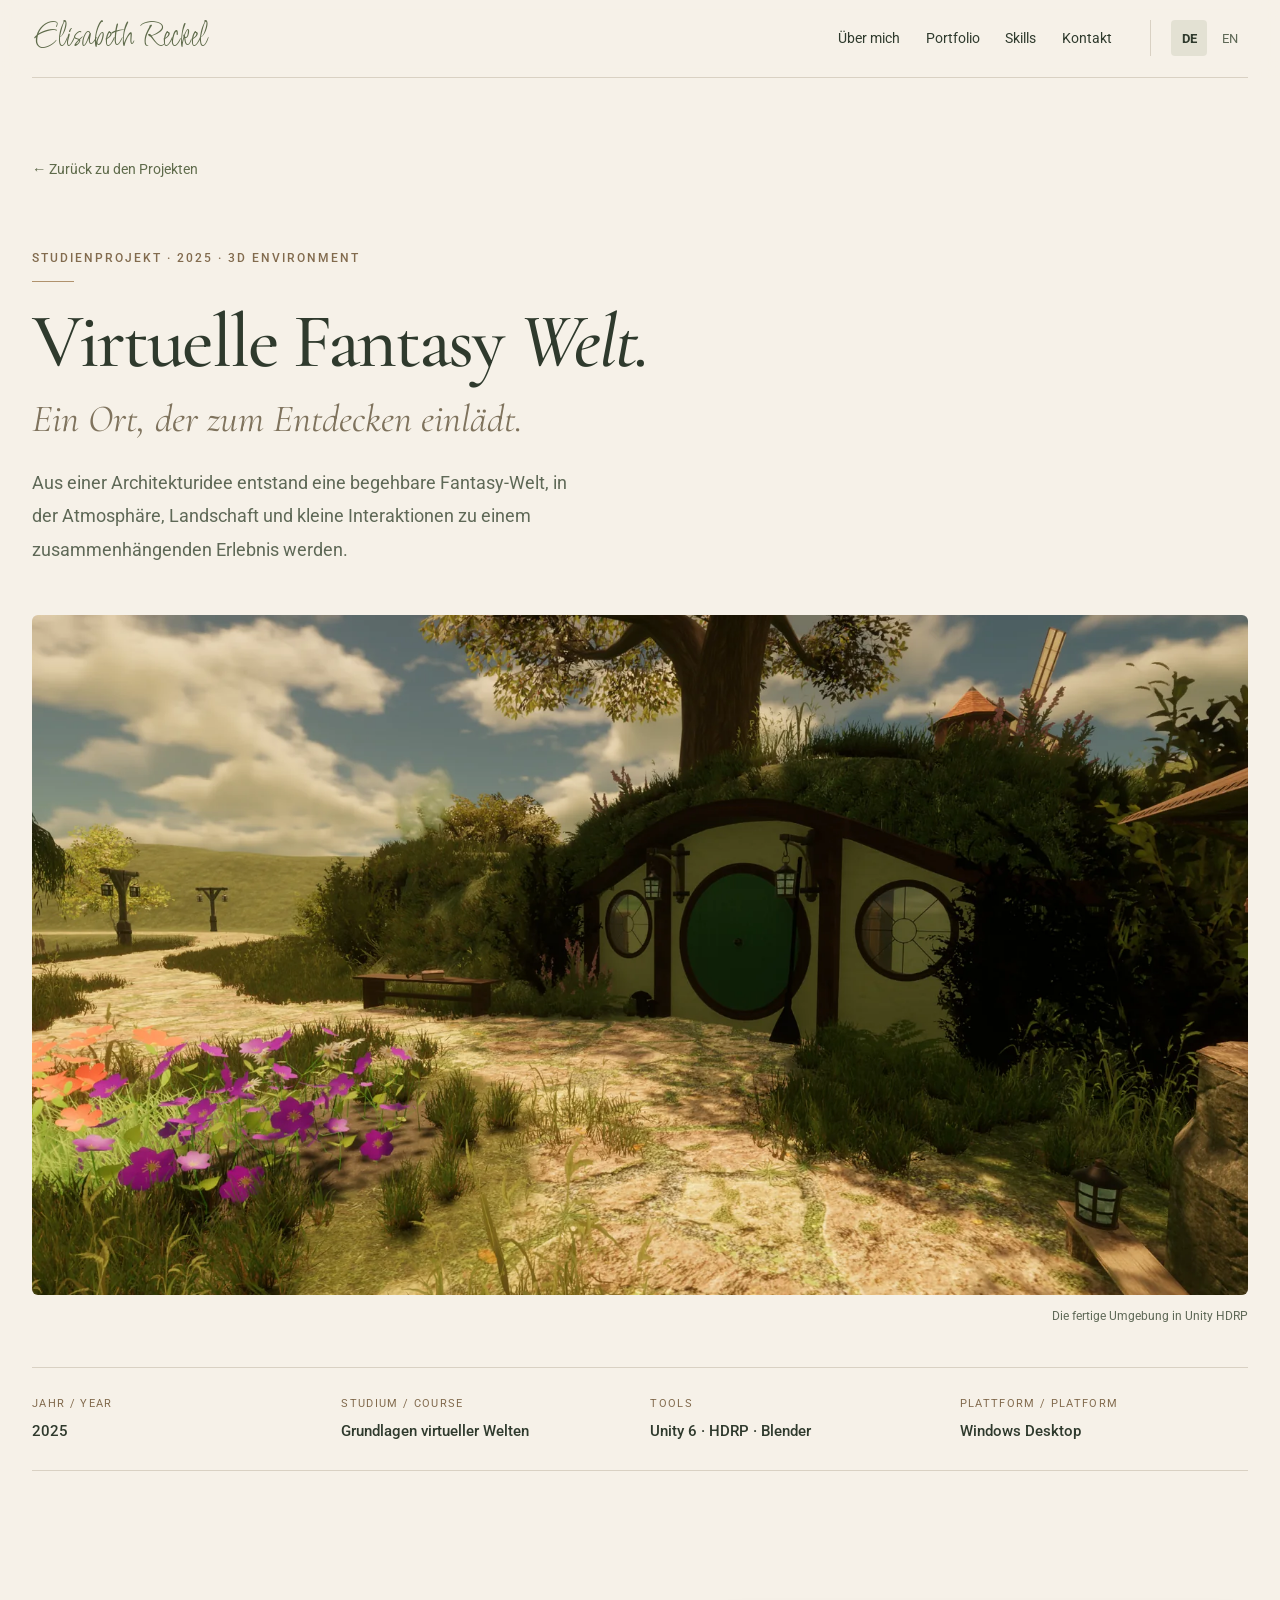
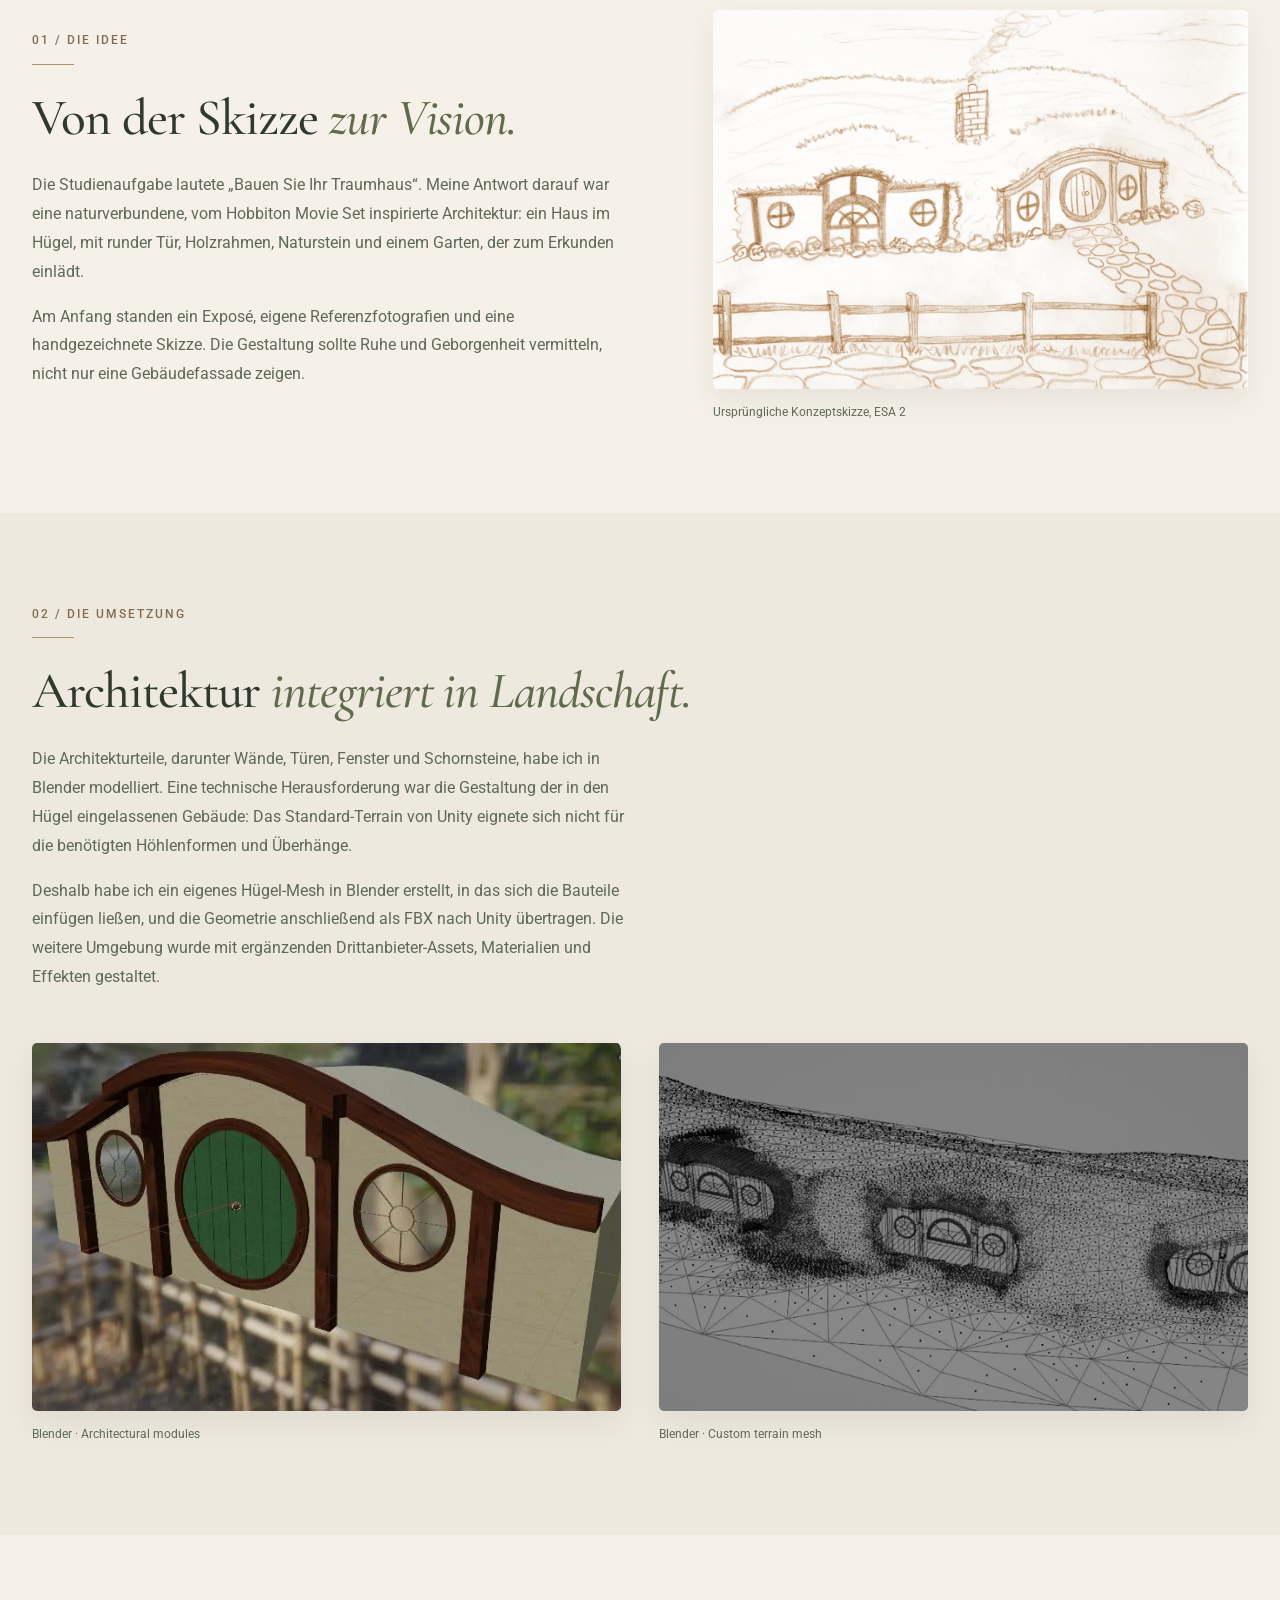
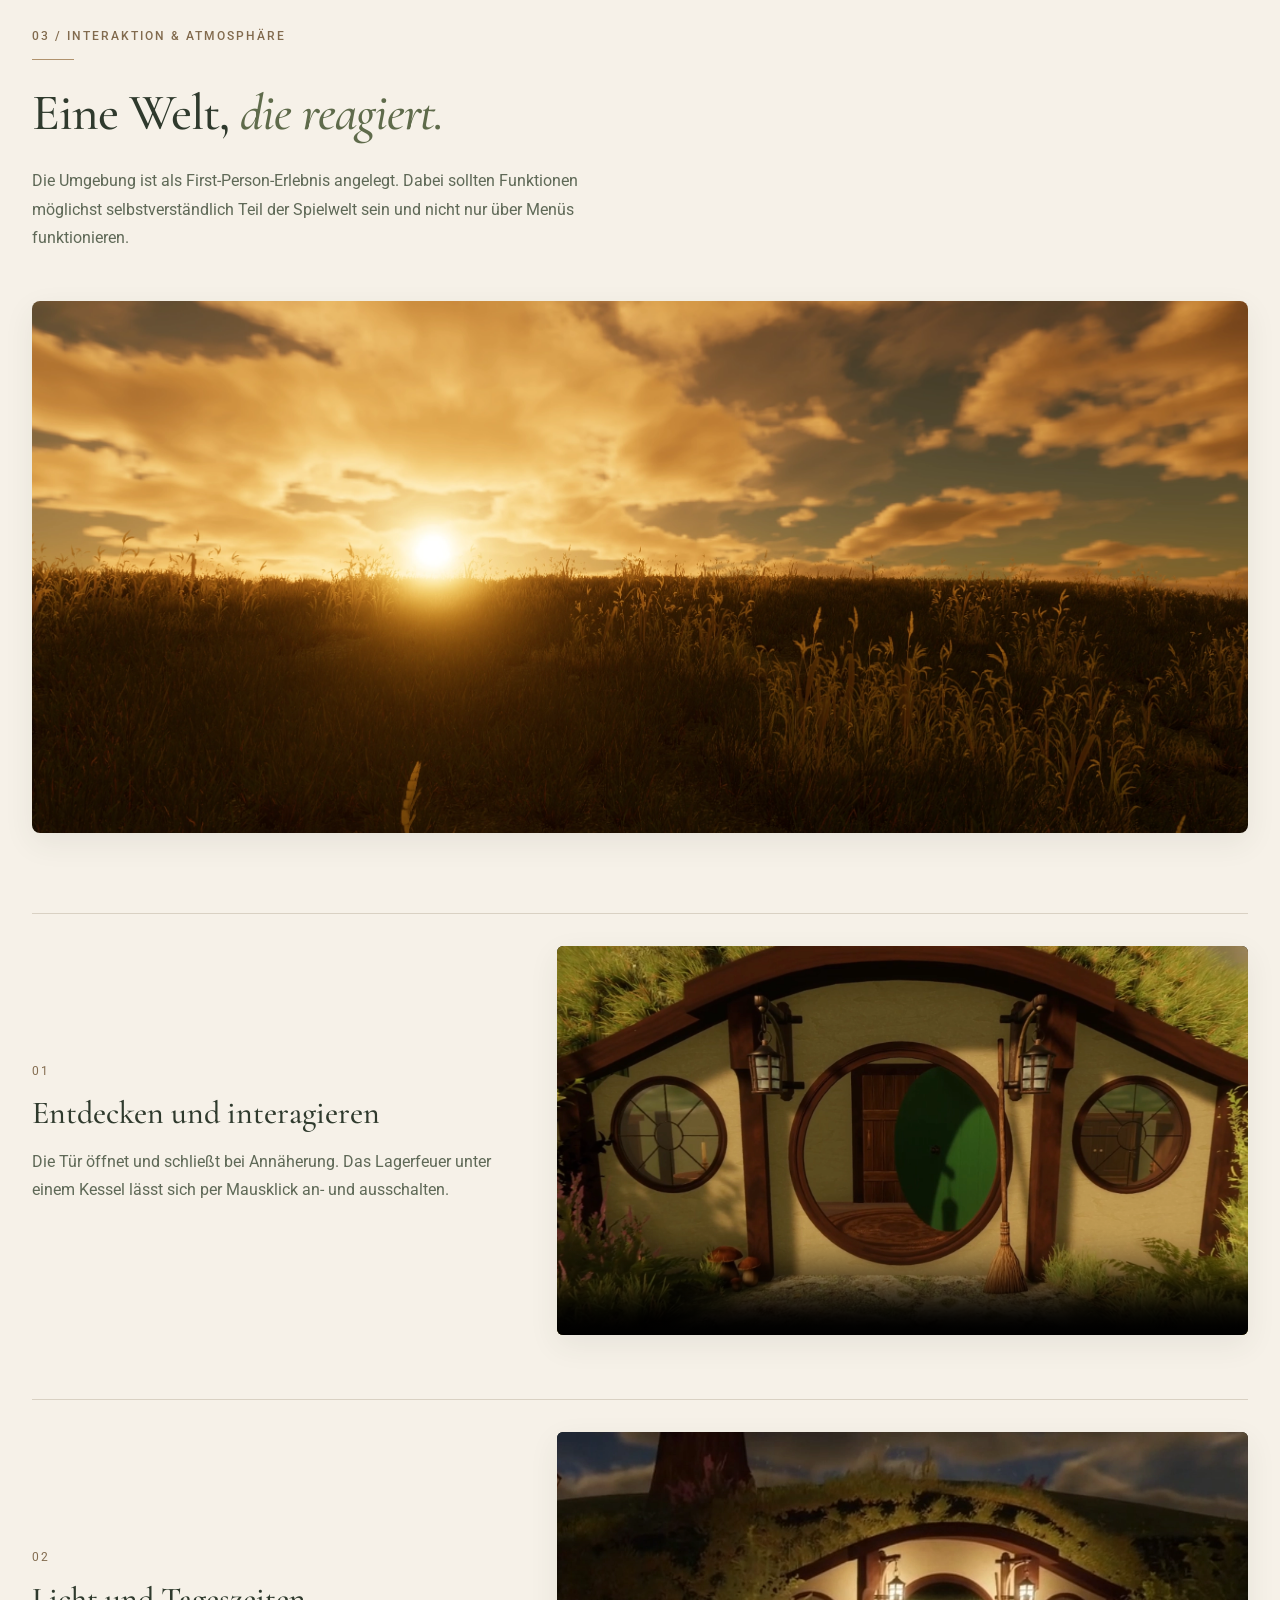
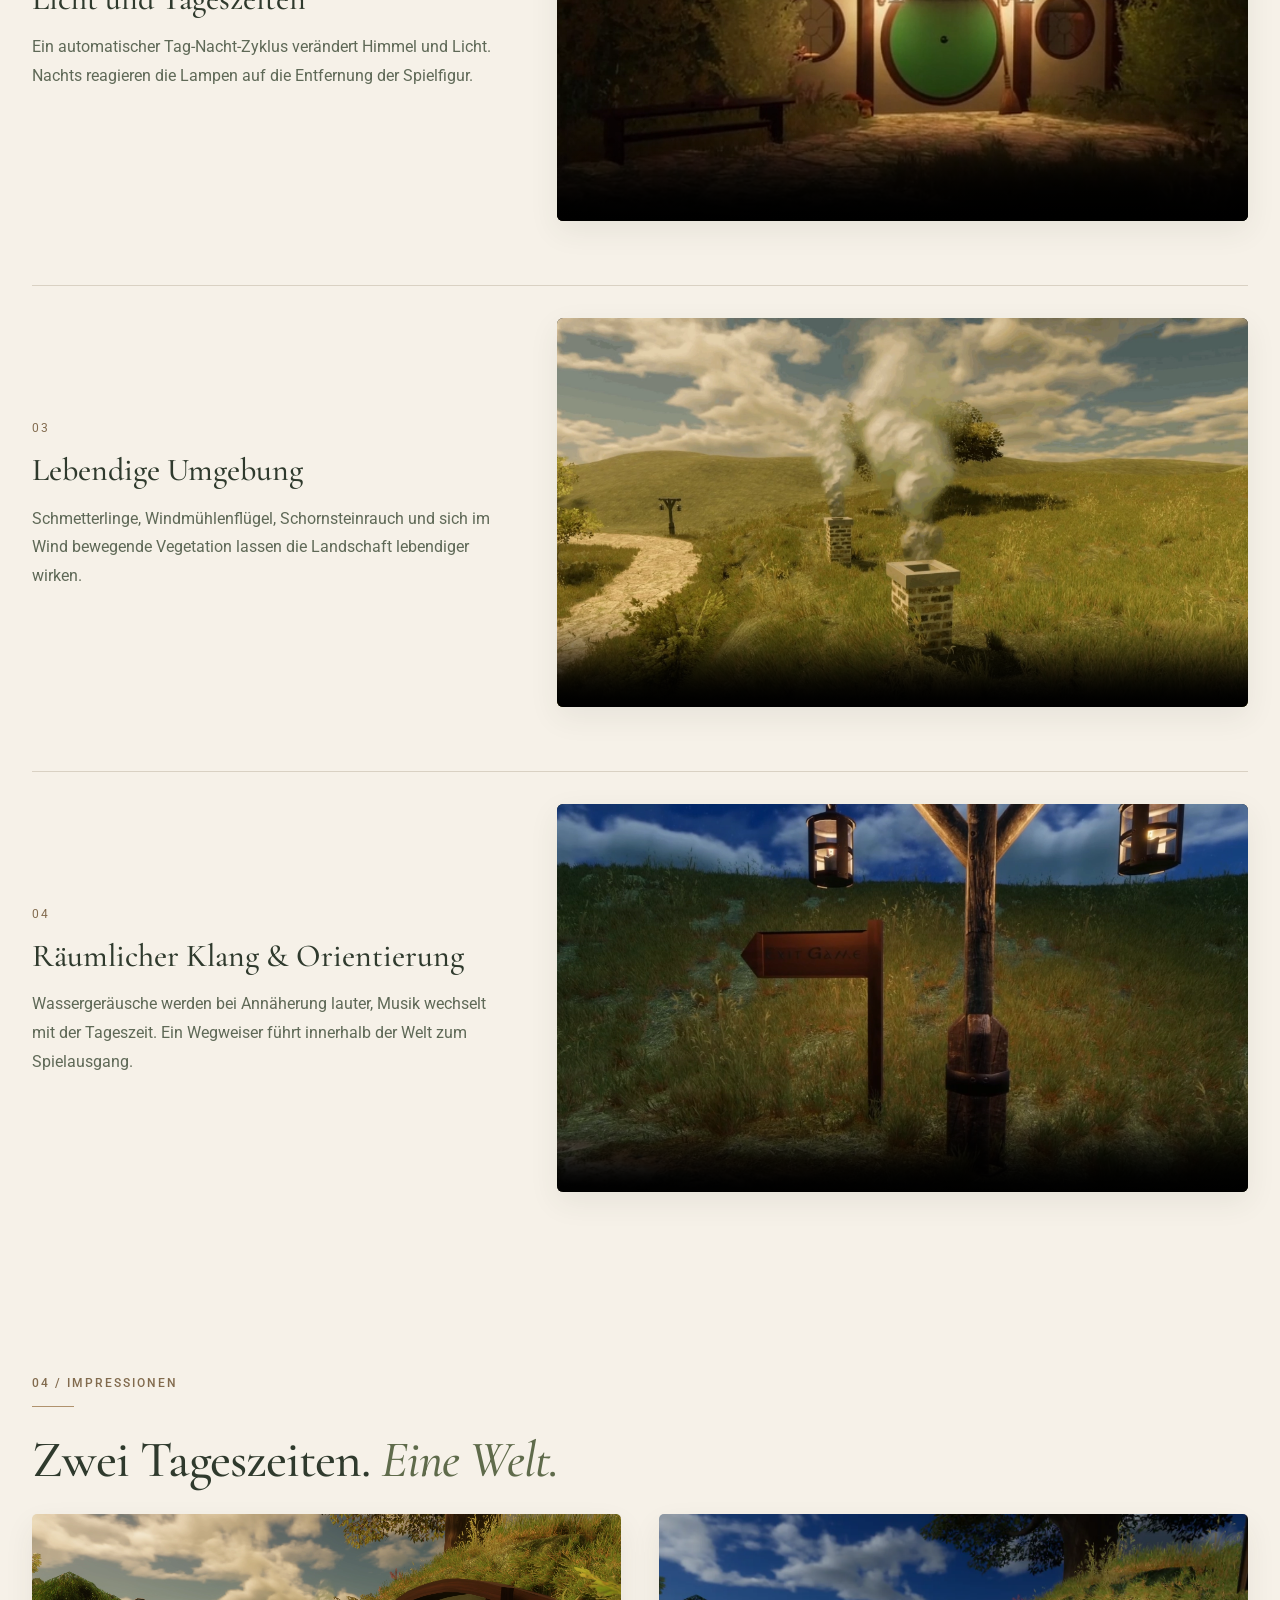
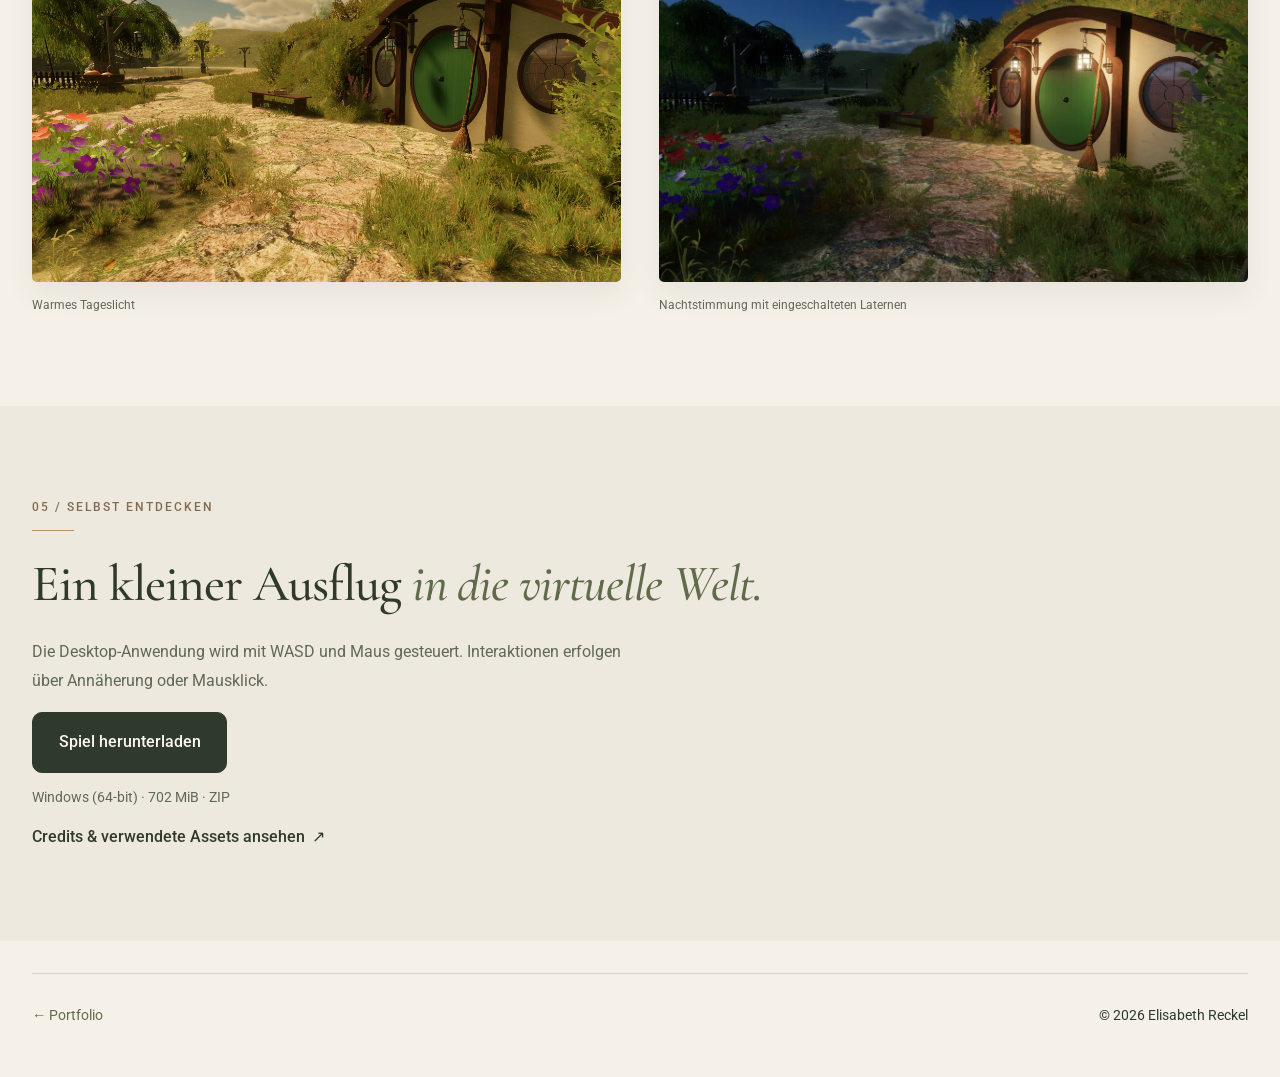
<file: projects/virtual-fantasy-world.html>
<!doctype html>
<html lang="de">
<head>
  <meta charset="utf-8">
  <meta name="viewport" content="width=device-width, initial-scale=1">
  <meta name="description" content="Virtual Fantasy World: Von der Architekturzeichnung zur begehbaren 3D-Fantasy-Welt mit Blender und Unity HDRP.">
  <title>Virtual Fantasy World | Elisabeth Reckel</title>
  <link rel="preconnect" href="https://fonts.googleapis.com">
  <link rel="preconnect" href="https://fonts.gstatic.com" crossorigin>
  <link href="https://fonts.googleapis.com/css2?family=Cormorant+Garamond:wght@400;500;600;700&family=Roboto:wght@300;400;500;700&family=Licorice&display=swap" rel="stylesheet">
  <link rel="stylesheet" href="../style.css">
  <link rel="stylesheet" href="project.css">
  <script src="../main.js" defer></script>
  <style>[data-lang="en"]{display:none}</style>
</head>
<body class="case-study">
<a class="p-skip" href="#content">Zum Inhalt / Skip to content</a>

<header class="p-site-header">
  <div class="header-inner">
    <a id="logo" href="../index.html#home" aria-label="Elisabeth Reckel – Startseite">Elisabeth Reckel</a>
    <nav id="main-nav" aria-label="Main navigation">
      <div data-lang="de" lang="de"><ul>
        <li><a href="../index.html#about">Über mich</a></li>
        <li><a href="../index.html#portfolio" aria-current="page">Portfolio</a></li>
        <li><a href="../index.html#skills">Skills</a></li>
        <li><a href="../index.html#contact">Kontakt</a></li>
      </ul></div>
      <div data-lang="en" lang="en"><ul>
        <li><a href="../index.html#about">About me</a></li>
        <li><a href="../index.html#portfolio" aria-current="page">Portfolio</a></li>
        <li><a href="../index.html#skills">Skills</a></li>
        <li><a href="../index.html#contact">Contact</a></li>
      </ul></div>
    </nav>
    <div id="language_switch" role="group" aria-label="Sprache / Language">
      <button type="button" lang="de" data-language="de" aria-label="Deutsch" aria-pressed="true" onclick="switchLanguage('de')">DE</button>
      <button type="button" lang="en" data-language="en" aria-label="English" aria-pressed="false" onclick="switchLanguage('en')">EN</button>
    </div>
  </div>
</header>

<main id="content">
  <section class="p-introduction p-section">
    <div class="p-container">

      <!-- Deutsch -->
      <div data-lang="de" lang="de" class="p-heading-block">
        <a class="p-back" href="../index.html#portfolio">← Zurück zu den Projekten</a>
        <p class="p-kicker">STUDIENPROJEKT · 2025 · 3D ENVIRONMENT</p>
        <h1 id="project-title">Virtuelle Fantasy <em>Welt.</em></h1>
        <p class="p-subtitle">Ein Ort, der zum Entdecken einlädt.</p>
        <p class="p-lead">Aus einer Architekturidee entstand eine begehbare Fantasy-Welt, in der Atmosphäre, Landschaft und kleine Interaktionen zu einem zusammenhängenden Erlebnis werden.</p>
      </div>

      <!-- English -->
      <div data-lang="en" lang="en" class="p-heading-block">
        <a class="p-back" href="../index.html#portfolio">← Back to projects</a>
        <p class="p-kicker">UNIVERSITY PROJECT · 2025 · 3D ENVIRONMENT</p>
        <h1>Virtual Fantasy <em>World.</em></h1>
        <p class="p-subtitle">A world made for wandering.</p>
        <p class="p-lead">An architectural idea grew into an explorable fantasy world, where atmosphere, landscape and subtle interactions come together to create a cohesive experience.</p>
      </div>
      <figure class="p-hero-figure">
        <img src="../img/unity-project/world-day.webp" width="1700" height="955" fetchpriority="high" alt="Grasbewachsenes Haus mit runder grüner Tür, Steinweg und bunten Blumen in einer sonnigen Fantasy-Landschaft">
        <figcaption data-lang="de" lang="de">Die fertige Umgebung in Unity HDRP</figcaption>
        <figcaption data-lang="en" lang="en">The finished environment in Unity HDRP</figcaption>
      </figure>
      <div class="p-facts" aria-label="Project facts">
        <div><span class="p-fact-label">JAHR / YEAR</span><strong>2025</strong></div>
        <div><span class="p-fact-label">STUDIUM / COURSE</span><strong>Grundlagen virtueller Welten</strong></div>
        <div><span class="p-fact-label">TOOLS</span><strong>Unity 6 · HDRP · Blender</strong></div>
        <div><span class="p-fact-label">PLATTFORM / PLATFORM</span><strong>Windows Desktop</strong></div>
      </div>
    </div>
  </section>

  <!-- SECTION 01: THE VISION -->
  <section class="p-section" id="vision" aria-label="Concept and vision">
    <div class="p-container p-split">
      <div>

        <!-- Deutsch -->
        <div data-lang="de" lang="de">
          <p class="p-kicker">01 / DIE IDEE</p>
          <h2>Von der Skizze <em>zur Vision.</em></h2>
          <p>Die Studienaufgabe lautete „Bauen Sie Ihr Traumhaus“. Meine Antwort darauf war eine naturverbundene, vom Hobbiton Movie Set inspirierte Architektur: ein Haus im Hügel, mit runder Tür, Holzrahmen, Naturstein und einem Garten, der zum Erkunden einlädt.</p>
          <p>Am Anfang standen ein Exposé, eigene Referenzfotografien und eine handgezeichnete Skizze. Die Gestaltung sollte Ruhe und Geborgenheit vermitteln, nicht nur eine Gebäudefassade zeigen.</p>
        </div>

        <!-- English -->
        <div data-lang="en" lang="en">
          <p class="p-kicker">01 / THE VISION</p>
          <h2>From sketch <em>to vision.</em></h2>
          <p>The university brief was to “build your dream house.” My interpretation was a nature-inspired home influenced by the Hobbiton Movie Set, embedded in a hillside, with a round door, timber details, natural stone and an inviting garden.</p>
          <p>I began with a written concept, personal reference photographs and a hand-drawn sketch. The aim was to create a sense of calm and belonging, rather than a building façade alone.</p>
        </div>
      </div>
      <figure class="p-figure p-concept-art">
        <img src="../img/unity-project/concept-sketch.webp" loading="lazy" decoding="async" alt="Handgezeichnete Entwurfsskizze mehrerer in einen Hügel eingelassener Häuser mit runden Türen, Fenstern und Gartenzaun">
        <figcaption data-lang="de" lang="de">Ursprüngliche Konzeptskizze, ESA 2</figcaption>
        <figcaption data-lang="en" lang="en">Original architectural concept sketch, ESA 2</figcaption>
      </figure>
    </div>
  </section>

  <!-- SECTION 02: BUILDING THE WORLD -->
  <section class="p-section p-toned" id="process" aria-label="Modeling and implementation">
    <div class="p-container">
      <div class="p-narrow">

        <!-- Deutsch -->
        <div data-lang="de" lang="de">
          <p class="p-kicker">02 / DIE UMSETZUNG</p>
          <h2>Architektur <em>integriert in Landschaft.</em></h2>
          <p>Die Architekturteile, darunter Wände, Türen, Fenster und Schornsteine, habe ich in Blender modelliert. Eine technische Herausforderung war die Gestaltung der in den Hügel eingelassenen Gebäude: Das Standard-Terrain von Unity eignete sich nicht für die benötigten Höhlenformen und Überhänge.</p>
          <p>Deshalb habe ich ein eigenes Hügel-Mesh in Blender erstellt, in das sich die Bauteile einfügen ließen, und die Geometrie anschließend als FBX nach Unity übertragen. Die weitere Umgebung wurde mit ergänzenden Drittanbieter-Assets, Materialien und Effekten gestaltet.</p>
        </div>

        <!-- English -->
        <div data-lang="en" lang="en">
          <p class="p-kicker">02 / BUILDING THE WORLD</p>
          <h2>Architecture <em>within the landscape.</em></h2>
          <p>I modeled the architectural elements in Blender, including walls, doors, windows and chimneys. One technical challenge was embedding the houses into a hillside: Unity's standard terrain did not provide the cave-like forms and overhangs required for the design.</p>
          <p>My solution was to create a custom hill mesh in Blender and integrate the architectural elements into it, then export the geometry to Unity as FBX. Third-party assets, materials and effects helped complete the surrounding environment.</p>
        </div>
      </div>
      <div class="p-image-pair">
        <figure class="p-figure"><img src="../img/unity-project/blender-architecture.webp" loading="lazy" decoding="async" alt="In Blender modelliertes Fassadenmodul mit runder grüner Tür und kreisförmigen Fenstern"><figcaption>Blender · Architectural modules</figcaption></figure>
        <figure class="p-figure"><img src="../img/unity-project/blender-terrain.webp" loading="lazy" decoding="async" alt="Drahtgitteransicht des modellierten Hügel-Meshes mit eingelassenen Hauselementen"><figcaption>Blender · Custom terrain mesh</figcaption></figure>
      </div>
    </div>
  </section>

  <!-- SECTION 03: A WORLD THAT RESPONDS -->
  <section class="p-section" id="interactions" aria-label="Interaction and atmosphere">
    <div class="p-container">

      <!-- Deutsch -->
      <div data-lang="de" lang="de" class="p-interactions-content">
        <p class="p-kicker">03 / INTERAKTION & ATMOSPHÄRE</p>
        <h2>Eine Welt, <em>die reagiert.</em></h2>
        <p>Die Umgebung ist als First-Person-Erlebnis angelegt. Dabei sollten Funktionen möglichst selbstverständlich Teil der Spielwelt sein und nicht nur über Menüs funktionieren.</p>
        <div class="atmosphere-lead-image">
          <img
                  src="../img/unity-project/sunset.webp"
                  alt="Sonnenuntergang über einer Graslandschaft in der virtuellen Welt"
                  loading="lazy"
                  decoding="async"
          >
        </div>
        <div class="interaction-grid">

          <!-- Entdecken und interagieren -->
          <article class="interaction-card">
            <div class="interaction-media">
              <video
                      controls
                      playsinline
                      preload="none"
                      poster="../img/unity-project/door_opening_closing.webp"
              >
                <source
                        src="../img/unity-project/door_opening_closing.mp4"
                        type="video/mp4"
                >
              </video>
            </div>
            <div class="interaction-copy">
              <p class="interaction-number">01</p>
              <h3>Entdecken und interagieren</h3>
              <p>Die Tür öffnet und schließt bei Annäherung. Das Lagerfeuer unter einem Kessel lässt sich per Mausklick an- und ausschalten.</p>
            </div>
          </article>

          <!-- Licht und Tageszeiten -->
          <article class="interaction-card">
            <div class="interaction-media">
              <video
                      controls
                      playsinline
                      preload="none"
                      poster="../img/unity-project/lights_at_night.webp"
              >
                <source
                        src="../img/unity-project/lights_at_night.mp4"
                        type="video/mp4"
                >
              </video>
            </div>
            <div class="interaction-copy">
              <p class="interaction-number">02</p>
              <h3>Licht und Tageszeiten</h3>
              <p>Ein automatischer Tag-Nacht-Zyklus verändert Himmel und Licht. Nachts reagieren die Lampen auf die Entfernung der Spielfigur.</p>
            </div>
          </article>

          <!-- Lebendige Umgebung -->
          <article class="interaction-card">
            <div class="interaction-media">
              <video
                      controls
                      playsinline
                      preload="none"
                      poster="../img/unity-project/smoking_chimneys.webp"
              >
                <source
                        src="../img/unity-project/smoking_chimneys.mp4"
                        type="video/mp4"
                >
              </video>
            </div>
            <div class="interaction-copy">
              <p class="interaction-number">03</p>
              <h3>Lebendige Umgebung</h3>
              <p>Schmetterlinge, Windmühlenflügel, Schornsteinrauch und sich im Wind bewegende Vegetation lassen die Landschaft lebendiger wirken.</p>
            </div>
          </article>

          <!-- Räumlicher Klang & Orientierung -->
          <article class="interaction-card">
            <div class="interaction-media">
              <video
                      controls
                      playsinline
                      preload="none"
                      poster="../img/unity-project/game_exit.webp"
              >
                <source
                        src="../img/unity-project/game_exit.mp4"
                        type="video/mp4"
                >
              </video>
            </div>
            <div class="interaction-copy">
              <p class="interaction-number">04</p>
              <h3>Räumlicher Klang & Orientierung</h3>
              <p>Wassergeräusche werden bei Annäherung lauter, Musik wechselt mit der Tageszeit. Ein Wegweiser führt innerhalb der Welt zum Spielausgang.</p>
            </div>
          </article>

        </div>
      </div>

      <!-- English -->
      <div data-lang="en" lang="en" class="p-interactions-content">
        <p class="p-kicker">03 / INTERACTION & ATMOSPHERE</p>
        <h2>A world <em>that responds.</em></h2>
        <p>The environment is designed for first-person exploration. Interactions are integrated into the setting itself, rather than relying solely on on-screen menus.</p>
        <div class="atmosphere-lead-image">
          <img
                  src="../img/unity-project/sunset.webp"
                  alt="Sunset over a meadow in the virtual world"
                  loading="lazy"
                  decoding="async"
          >
        </div>

        <div class="interaction-grid">

          <!-- Explore and interact -->
          <article class="interaction-card">
            <div class="interaction-media">
              <video
                      controls
                      playsinline
                      preload="none"
                      poster="../img/unity-project/door_opening_closing.webp"
              >
                <source
                        src="../img/unity-project/door_opening_closing.mp4"
                        type="video/mp4"
                >
              </video>
            </div>
            <div class="interaction-copy">
              <p class="interaction-number">01</p>
              <h3>Explore and interact</h3>
              <p>The front door opens and closes when approached. A campfire beneath a cauldron can be toggled with a mouse click.</p>
            </div>
          </article>

          <!-- Light and time -->
          <article class="interaction-card">
            <div class="interaction-media">
              <video
                      controls
                      playsinline
                      preload="none"
                      poster="../img/unity-project/world-day.webp"
              >
                <source
                        src="../img/unity-project/lights_at_night.mp4"
                        type="video/mp4"
                >
              </video>
            </div>
            <div class="interaction-copy">
              <p class="interaction-number">02</p>
              <h3>Light and time</h3>
              <p>An automatic day–night cycle changes the sky and lighting. At night, lamps respond to the player's proximity.</p>
            </div>
          </article>

          <!-- A living environment -->
          <article class="interaction-card">
            <div class="interaction-media">
              <video
                      controls
                      playsinline
                      preload="none"
                      poster="../img/unity-project/smoking_chimneys.webp"
              >
                <source
                        src="../img/unity-project/smoking_chimneys.mp4"
                        type="video/mp4"
                >
              </video>
            </div>
            <div class="interaction-copy">
              <p class="interaction-number">03</p>
                <h3>A living environment</h3>
                <p>Butterflies, a rotating windmill, chimney smoke and wind-animated vegetation make the landscape feel alive.</p>
            </div>
          </article>

          <!-- Spatial sound & wayfinding -->
          <article class="interaction-card">
            <div class="interaction-media">
              <video
                      controls
                      playsinline
                      preload="none"
                      poster="../img/unity-project/game_exit.webp"
              >
                <source
                        src="../img/unity-project/game_exit.mp4"
                        type="video/mp4"
                >
              </video>
            </div>
            <div class="interaction-copy">
              <p class="interaction-number">04</p>
              <h3>Spatial sound & wayfinding</h3>
              <p>Water ambience grows louder as the player approaches; music changes with the time of day. An in-world sign leads towards the exit.</p>
            </div>
          </article>

        </div>
      </div>
    </div>
  </section>

  <section class="p-section" id="gallery" aria-label="Gallery">
    <div class="p-container">
      <div data-lang="de" lang="de"><p class="p-kicker">04 / IMPRESSIONEN</p><h2>Zwei Tageszeiten. <em>Eine Welt.</em></h2></div>
      <div data-lang="en" lang="en"><p class="p-kicker">04 / GALLERY</p><h2>Two moods. <em>One world.</em></h2></div>
      <div class="p-image-pair p-gallery-grid">
        <figure class="p-figure"><img src="../img/unity-project/cover.webp" loading="lazy" decoding="async" alt="Fantasy-Hügelhaus in warmer Abendsonne mit rundem Eingang und Steinweg"><figcaption data-lang="de" lang="de">Warmes Tageslicht</figcaption><figcaption data-lang="en" lang="en">Golden-hour lighting</figcaption></figure>
        <figure class="p-figure"><img src="../img/unity-project/world-night.webp" loading="lazy" decoding="async" alt="Fantasy-Hügelhaus bei Nacht mit leuchtenden Laternen vor tiefblauem Himmel"><figcaption data-lang="de" lang="de">Nachtstimmung mit eingeschalteten Laternen</figcaption><figcaption data-lang="en" lang="en">Night scene with illuminated lanterns</figcaption></figure>
      </div>
    </div>
  </section>

  <section class="p-section p-toned" id="experience" aria-label="Experience the project">
    <div class="p-container p-experience">
      <div data-lang="de" lang="de">
        <p class="p-kicker">05 / SELBST ENTDECKEN</p>
        <h2>Ein kleiner Ausflug <em>in die virtuelle Welt.</em></h2>
        <p>Die Desktop-Anwendung wird mit WASD und Maus gesteuert. Interaktionen erfolgen über Annäherung oder Mausklick.</p>
        <a class="btn-primary"
           href="https://github.com/BettyRe/virtual-fantasy-world/releases/latest/download/FantasyWorld.zip">
          Spiel herunterladen
        </a>

        <p class="p-download-meta">
          Windows (64-bit) · 702 MiB · ZIP
        </p>
        <a class="p-link" href="virtual-fantasy-world-credits.html">Credits &amp; verwendete Assets ansehen <span aria-hidden="true">↗</span></a>
      </div>
      <div data-lang="en" lang="en">
        <p class="p-kicker">05 / EXPERIENCE IT</p>
        <h2>A little journey <em>into the world.</em></h2>
        <p>The desktop application uses WASD and mouse controls. Objects react to proximity or mouse clicks.</p>
        <a class="btn-primary"
           href="https://github.com/BettyRe/virtual-fantasy-world/releases/latest/download/FantasyWorld.zip">
          Download game
        </a>

        <p class="p-download-meta">
          Windows (64-bit) · 702 MiB · ZIP
        </p>
        <a class="p-link" href="virtual-fantasy-world-credits.html">View credits &amp; third-party assets <span aria-hidden="true">↗</span></a>
      </div>
    </div>
  </section>
</main>
<footer class="p-footer"><div class="p-container"><a href="../index.html#portfolio">← Portfolio</a><span>© 2026 Elisabeth Reckel</span></div></footer>
</body>
</html>
</file>
<file: style.css>
:root {
    --color-bg: #f6f1e8;
    --color-bg-soft: #efe7d7;
    --color-surface: #fbf8f1;
    --color-text: #2f3a2d;
    --color-text-soft: #5f6957;
    --color-accent: #6f7d58;
    --color-accent-hover: #5f6b4b;
    --color-highlight: #b0926d;
    --color-line: #d9d1c3;
    --color-white: #ffffff;

    --font-heading: "Cormorant Garamond", serif;
    --font-body: "Roboto", sans-serif;
    --font-script: "Licorice", cursive;

    --max-width: 1280px;
    --page-gutter: clamp(1rem, 4vw, 2rem);
    --radius: 18px;
    --shadow-soft: 0 10px 30px rgba(47, 58, 45, 0.08);

    --space-xs: 0.5rem;
    --space-sm: 0.75rem;
    --space-md: 1rem;
    --space-lg: 1.5rem;
    --space-xl: 2rem;
    --space-2xl: 3rem;
    --space-3xl: 5rem;

    /* Typography scale */

    --font-size-hero: clamp(3.8rem, 8vw, 7rem);
    --font-size-tagline: clamp(1.7rem, 3vw, 2.5rem);
    --font-size-section: clamp(2.4rem, 4vw, 3.8rem);
    --font-size-h1: clamp(3rem, 6vw, 5.5rem);
    --font-size-h3: clamp(1.7rem, 2.5vw, 2.6rem);
    --font-size-h4: 1.35rem;
    --font-size-body: 1rem;
    --font-size-lead: 1.1rem;
    --font-size-label: 0.78rem;
    --font-size-small: 0.85rem;
    --line-height-body: 1.8;
    --line-height-lead: 1.9;
    --line-height-title: 0.95;
    --line-height-heading: 1.15;
    --color-subtitle: #7f735d;
    --color-label: #826b4e;
}

*,
*::before,
*::after {
    box-sizing: border-box;
}

html {
    scroll-behavior: smooth;
}

body {
    margin: 0;
    font-family: var(--font-body);
    color: var(--color-text);
    background:
            radial-gradient(circle at top left, rgba(176, 146, 109, 0.12), transparent 28%),
            radial-gradient(circle at top right, rgba(111, 125, 88, 0.10), transparent 22%),
            var(--color-bg);
    font-size: var(--font-size-body);
    line-height: var(--line-height-body);
}

/* Hide empty placeholder images for now */
img[src=""],
img:not([src]) {
    display: none;
}

a {
    color: inherit;
    text-decoration: none;
}

p {
    margin-top: 0;
    color: var(--color-text-soft);
}

h1,
h2,
h3,
h4 {
    margin-top: 0;
    margin-bottom: var(--space-md);
    font-family: var(--font-heading);
    color: var(--color-text);
    line-height: var(--line-height-heading);
    font-weight: 500;
}

h1 {
    font-size: var(--font-size-h1);
    line-height: var(--line-height-title);
    letter-spacing: -0.03em;
}

h2 {
    font-size: var(--font-size-section);
    letter-spacing: -0.02em;
}

h3 {
    font-size: var(--font-size-h3);
}

h4 {
    font-size: var(--font-size-h4);
}

ul {
    padding-left: 1.2rem;
}

hr {
    width: 100%;
    max-width: var(--max-width);
    border: none;
    border-top: 1px solid var(--color-line);
    margin: var(--space-2xl) auto 0;
}
/* HEADER */

header {
    position: sticky;
    top: 0;
    z-index: 100;
    background: rgba(246, 241, 232, 0.92);
    backdrop-filter: blur(10px);
    padding: 0 clamp(1rem, 4vw, 2rem);
}

.header-inner {
    display: flex;
    align-items: center;
    gap: clamp(1.25rem, 3vw, 2.5rem);
    max-width: var(--max-width);
    margin: 0 auto;
    padding: 1.25rem 0;
    border-bottom: 1px solid var(--color-line);
}

/* General content width */

section,
footer {
    width: 100%;
    padding: 0 var(--page-gutter) var(--space-xl);
}

section > *,
footer > * {
    max-width: var(--max-width);
    margin-left: auto;
    margin-right: auto;
}

/* LOGO */

#logo {
    font-family: var(--font-script);
    font-size: 2.3rem;
    color: var(--color-accent-hover);
    line-height: 1;
    white-space: nowrap;
    margin-right: auto;
}

/* NAVIGATION */

#main-nav [data-lang] ul {
    display: flex;
    align-items: center;
    flex-wrap: wrap;
    gap: clamp(1rem, 2vw, 1.8rem);
    list-style: none;
    padding: 0;
    margin: 0;
}

#main-nav a {
    position: relative;
    font-size: 0.9rem;
    font-weight: 400;
    color: var(--color-text);
    transition: color 0.2s ease;
}

#main-nav a:hover {
    color: var(--color-accent-hover);
}

#main-nav a::after {
    content: "";
    position: absolute;
    left: 0;
    bottom: -5px;
    width: 100%;
    height: 1px;
    background: var(--color-accent);
    transform: scaleX(0);
    transform-origin: left;
    transition: transform 0.2s ease;
}

#main-nav a:hover::after,
#main-nav a:focus-visible::after {
    transform: scaleX(1);
}

/* LANGUAGE SWITCH */

#language_switch {
    display: flex;
    align-items: center;
    gap: 0.25rem;
    padding-left: 1.25rem;
    border-left: 1px solid var(--color-line);
}

#language_switch button {
    border: none;
    background: transparent;
    color: var(--color-text-soft);
    border-radius: 4px;
    padding: 0.4rem 0.65rem;
    font-family: var(--font-body);
    font-size: 0.8rem;
    min-height: 36px;
    cursor: pointer;
    transition: background 0.2s ease;
}

#language_switch button:hover {
    background: var(--color-bg-soft);
}

#language_switch button[aria-pressed="true"] {
    background: rgba(111, 125, 88, 0.14);
    color: var(--color-text);
    font-weight: 700;
}

/* ACCESSIBILITY */

.header-inner a:focus-visible,
.header-inner button:focus-visible {
    outline: 2px solid var(--color-accent-hover);
    outline-offset: 4px;
}

/* Prevent the sticky header from covering sections */

section {
    scroll-margin-top: 6rem;
}

/* SECTIONS */
section {
    padding: var(--space-3xl) clamp(1rem, 4vw, 2rem);
}

section > [data-lang] {
    background: rgba(251, 248, 241, 0.72);
    border: 1px solid rgba(217, 209, 195, 0.8);
    border-radius: var(--radius);
    padding: clamp(1.25rem, 3vw, 2.5rem);
    box-shadow: var(--shadow-soft);
}
/* HOME */
#home {
    padding-block: clamp(2rem, 6vw, 5rem);
}

#home > [data-lang] {
    background: transparent;
    border: none;
    border-radius: 0;
    box-shadow: none;
    padding: 0;
    max-width: var(--max-width);
}

.hero-layout {
    display: grid;
    grid-template-columns: minmax(0, 1fr) minmax(0, 1.1fr);
    gap: clamp(1.5rem, 3vw, 3rem);
    align-items: center;
    min-height: clamp(28rem, 72vh, 42rem);
}

.hero-content {
    display: flex;
    flex-direction: column;
    justify-content: center;
    align-items: flex-start;
    max-width: 42rem;
}

.eyebrow {
    font-size: var(--font-size-label);
    font-weight: 500;
    letter-spacing: 0.18em;
    text-transform: uppercase;
    color: var(--color-highlight);
    margin-bottom: var(--space-lg);
}

#home h1 {
    font-size: var(--font-size-hero);
    font-weight: 500;
    letter-spacing: -0.03em;
    line-height: 0.95;
    margin-bottom: var(--space-md);
}

.hero-tagline,
.p-subtitle {
    font-family: var(--font-heading);
    font-size: var(--font-size-tagline);
    font-style: italic;
    color: var(--color-subtitle);
    line-height: 1.25;
    margin-bottom: var(--space-lg);
}

.hero-description,
.p-lead {
    font-size: var(--font-size-lead);
    line-height: var(--line-height-lead);
    margin-bottom: var(--space-xl);
}

.hero-description {
    max-width: 32rem;
}

.hero-actions {
    display: flex;
    flex-wrap: wrap;
    align-items: center;
    gap: var(--space-lg);
}


/* HERO IMAGE */

.hero-visual {
    display: flex;
    justify-content: flex-end;
    align-items: center;
}

.hero-image {
    display: block;
    width: 100%;
    max-width: 500px;
    /*height: 560px;*/
    object-fit: cover;
    object-position: center;
    border-radius: 6px;
    box-shadow: var(--shadow-soft);
}

/* BUTTONS – slightly more editorial */
.btn-primary {
    display: inline-flex;
    align-items: center;
    justify-content: center;
    min-height: 52px;
    padding: 0.95rem 1.6rem;
    background: var(--color-text);
    color: var(--color-surface);
    border: 1px solid var(--color-text);
    border-radius: 10px;
    font-weight: 500;
    transition: transform 0.2s ease, background 0.2s ease, border-color 0.2s ease;
}

.btn-primary:hover {
    background: var(--color-accent-hover);
    border-color: var(--color-accent-hover);
    transform: translateY(-1px);
}

.btn-text {
    color: var(--color-text);
    font-weight: 500;
    text-decoration: underline;
    text-underline-offset: 0.28em;
}

.btn-text:hover {
    color: var(--color-accent-hover);
}

.btn-primary:focus-visible,
.btn-text:focus-visible {
    outline: 2px solid var(--color-text);
    outline-offset: 4px;
}

/* SECTION TYPOGRAPHY */

.section-label,
.p-kicker {
    font-size: var(--font-size-label);
    font-weight: 500;
    letter-spacing: 0.16em;
    text-transform: uppercase;
    color: var(--color-label);
    margin-bottom: var(--space-lg);
}

.section-label::after,
.p-kicker::after {
    content: "";
    display: block;
    width: 42px;
    height: 1px;
    background: var(--color-highlight);
    margin-top: var(--space-sm);
}

.section-heading {
    font-family: var(--font-heading);
    font-size: var(--font-size-section);
    font-weight: 500;
    line-height: 1.15;
    letter-spacing: -0.02em;
    margin-bottom: var(--space-xl);
}

.section-heading span,
.section-heading em,
.case-study h2 span,
.case-study h2 em {
    display: inline;
    font-style: italic;
    color: var(--color-accent-hover);
}

.signature {
    font-family: var(--font-script);
    font-size: 3rem;
    color: var(--color-accent-hover);
    line-height: 1.2;
}

/* IMAGE CAPTIONS */

.image-caption {
    display: block;
    font-family: var(--font-heading);
    font-size: 1.2rem;
    font-style: italic;
    color: var(--color-text-soft);
}

.image-credit {
    display: block;
    font-size: 0.7rem;
    letter-spacing: 0.04em;
    color: var(--color-text-soft);
    margin-top: 0.25rem;
}

/* ABOUT */

#about > [data-lang] {
    background: transparent;
    border: none;
    border-radius: 0;
    box-shadow: none;
    padding: 0;
}

.about-layout {
    display: grid;
    grid-template-columns: minmax(0, 0.85fr) minmax(0, 1.15fr);
    gap: clamp(2rem, 6vw, 6rem);
    align-items: center;
}

.about-visual {
    margin: 0;
    width: 100%;
    max-width: 460px;
}

.about-image {
    display: block;
    width: 100%;
    aspect-ratio: 1 / 2.5;
    object-fit: cover;
    object-position: right;
    border-radius: 6px;
    box-shadow: var(--shadow-soft);
    filter: saturate(0.85);
}

.about-visual figcaption {
    text-align: center;
    margin-top: var(--space-md);
}

.about-copy {
    min-width: 0;
}

.about-copy > p:not(.section-label) {
    max-width: 65ch;
    font-size: var(--font-size-body);
    line-height: var(--line-height-body);
    margin-bottom: var(--space-lg);
}

.about-signoff {
    display: flex;
    align-items: center;
    justify-content: space-between;
    margin-top: var(--space-xl);
    gap: var(--space-lg);
}

/* BOTANICAL ILLUSTRATION PLACEHOLDER */

.botanical-placeholder {
    width: 90px;
    height: 110px;
    flex-shrink: 0;
    border: 1px dashed var(--color-line);
    border-radius: 6px;
    display: grid;
    place-items: center;
}

.botanical-placeholder::after {
    content: "SVG";
    font-size: 0.7rem;
    letter-spacing: 0.1em;
    color: var(--color-text-soft);
}


/* PORTFOLIO */

#portfolio > [data-lang] {
    background: transparent;
    border: none;
    border-radius: 0;
    box-shadow: none;
    padding: 0;
}

.portfolio-intro {
    max-width: 55ch;
    font-size: var(--font-size-body);
    line-height: var(--line-height-body);
    margin-bottom: var(--space-2xl);
}

/* PROJECT GRID */

.project-grid {
    display: grid;
    grid-template-columns: repeat(2, minmax(0, 1fr));
    gap: clamp(2rem, 4vw, 4rem);
}

.project-card {
    min-width: 0;
}

/* PROJECT PREVIEW */

.project-preview {
    width: 100%;
    aspect-ratio: 16 / 10;
    border-radius: 6px;
    overflow: hidden;
    margin-bottom: var(--space-lg);
    background: var(--color-bg-soft);
}

.project-preview img {
    display: block;
    width: 100%;
    height: 100%;
    object-fit: cover;
    object-position: center;
}

/* GreenCart screenshot */

.project-preview--greencart {
    padding: 0;
    background: #e9eee5;
}

.project-preview--greencart img {
    width: 100%;
    height: 100%;
    object-fit: cover;
    object-position: center top;
}

/* PROJECT TEXT */

.project-category {
    font-size: 0.75rem;
    font-weight: 500;
    text-transform: uppercase;
    letter-spacing: 0.12em;
    color: var(--color-label);
    margin-bottom: var(--space-sm);
}

.project-card h3 {
    font-size: var(--font-size-h3);
    font-weight: 500;
    margin-bottom: var(--space-md);
}

.project-description {
    max-width: 52ch;
    line-height: var(--line-height-body);
    margin-bottom: var(--space-md);
}

.project-tech {
    font-size: 0.85rem;
    color: var(--color-accent-hover);
    font-weight: 500;
}

/* RESPONSIVE PORTFOLIO */

@media (max-width: 720px) {
    .project-grid {
        grid-template-columns: 1fr;
        gap: var(--space-2xl);
    }
}


/* SKILLS */
#skills h4 {
    margin-top: var(--space-xl);
    margin-bottom: var(--space-sm);
    color: var(--color-accent);
}

#skills ul {
    margin-top: 0;
    margin-bottom: var(--space-lg);
}

#skills li {
    margin-bottom: 0.35rem;
}

/* CONTACT */
#contact form {
    max-width: 42rem;
}

#contact input,
#contact textarea {
    width: 100%;
    padding: 0.95rem 1rem;
    margin-bottom: 1rem;
    border-radius: 12px;
    border: 1px solid var(--color-line);
    background: var(--color-white);
    font: inherit;
    color: var(--color-text);
}

#contact input:focus,
#contact textarea:focus {
    outline: 2px solid rgba(111, 125, 88, 0.22);
    border-color: var(--color-accent);
}

.button,
#contact input[type="submit"] {
    width: auto;
    min-width: 140px;
    border: none;
    background: var(--color-accent);
    color: var(--color-white);
    padding: 0.9rem 1.4rem;
    border-radius: 999px;
    cursor: pointer;
    font-weight: 500;
    transition: background 0.2s ease, transform 0.2s ease;
}

.button:hover,
#contact input[type="submit"]:hover {
    background: var(--color-accent-hover);
    transform: translateY(-1px);
}

/* FOOTER */
footer {
    padding: 0 clamp(1rem, 4vw, 2rem) var(--space-xl);
}

footer p {
    max-width: var(--max-width);
    margin: 0 auto;
    padding-top: var(--space-lg);
    border-top: 1px solid var(--color-line);
    color: var(--color-text-soft);
    font-size: 0.95rem;
}

/* RESPONSIVE */
@media (max-width: 900px) {
    .hero-layout {
        grid-template-columns: 1fr;
        min-height: auto;
    }

    .hero-content {
        max-width: 100%;
    }

    .hero-visual {
        justify-content: flex-start;
    }

    .hero-image {
        height: auto;
        /*aspect-ratio: 3 / 4;*/
    }

}

@media (max-width: 720px) {
    #main-nav [data-lang] ul {
        gap: 0.9rem;
    }

    section {
        padding-block: var(--space-2xl);
    }

    section > [data-lang] {
        padding: 1.25rem;
    }

    :root {
        --font-size-hero: clamp(3rem, 16vw, 4.5rem);
        --font-size-h1: clamp(2.6rem, 9vw, 4rem);
        --font-size-section: clamp(2rem, 6vw, 2.8rem);
        --font-size-h3: clamp(1.6rem, 5vw, 2rem);
        --font-size-tagline: 1.5rem;
        --font-size-lead: 1rem;
        --line-height-lead: var(--line-height-body);
    }
}

.project-detail-link {
    display: inline-block;
    margin-top: .5rem;
    color: var(--color-accent-hover);
    text-decoration: underline;
    text-underline-offset: .3em;
    font-weight: 500;
}


/* RESPONSIVE HEADER */

@media (max-width: 800px) {

    header {
        position: static;
        padding: 0 var(--page-gutter);
    }

    .header-inner {
        display: grid;
        grid-template-columns: 1fr auto;
        gap: 1rem;
        padding: 1rem 0;
    }

    #logo {
        font-size: 2rem;
    }

    #main-nav {
        grid-column: 1 / -1;
        grid-row: 2;
    }

    #main-nav [data-lang] ul {
        gap: 0.8rem 1.2rem;
    }

    #language_switch {
        grid-column: 2;
        grid-row: 1;
        padding-left: 0;
        border-left: none;
    }

    section {
        scroll-margin-top: 1rem;
        padding: var(--space-3xl) var(--page-gutter);
    }
}

/* RESPONSIVE ABOUT */

@media (max-width: 900px) {

    .about-layout {
        grid-template-columns: 1fr;
        gap: var(--space-xl);
    }

    .about-copy {
        grid-row: 1;
    }

    .about-visual {
        max-width: 420px;
        margin-inline: auto;
    }

    .about-image {
        aspect-ratio: 3 / 4;
    }
}

@media (prefers-reduced-motion: reduce) {
    html { scroll-behavior: auto; }
}
</file>
<file: projects/project.css>
/* Unity project subpage · Woodland Editorial
   Built on the existing website stylesheet without changing its layout. */

body.case-study,body.credits-page {
    background: var(--color-bg);
}

.case-study :focus-visible,.credits-page :focus-visible {
    outline: 2px solid var(--color-accent-hover);
    outline-offset: 4px;
}

.p-container {
    width: 100%;
    max-width: var(--max-width);
    margin-inline: auto;
}

.p-section {
    padding: clamp(3.2rem,7vw,6.8rem) var(--page-gutter);
}

.p-section>.p-container {
    max-width: var(--max-width);
}

.p-section>div[data-lang],.case-study section>[data-lang] {
    background: transparent;
    border: 0;
    border-radius: 0;
    box-shadow: none;
    padding: 0;
}

/* Project typography: shared sizes from style.css, local spacing only */

.case-study h1 {
    margin: 0 0 var(--space-md);
}

.case-study h2 {
    margin: 0 0 var(--space-lg);
}

.case-study h3 {
    margin: .35rem 0 var(--space-md);
}

.p-skip {
    position: absolute;
    left: 1rem;
    top: -100px;
    z-index: 200;
    background: #fff;
    padding: .5rem 1rem;
    color: #20321e;
}

.p-skip:focus {
    top: 1rem;
}

/* Intro */

.p-introduction {
    padding-top: clamp(3rem,6vw,5.5rem);
    padding-bottom: 3.1rem;
}

.p-heading-block {
    max-width: 980px;
}

.p-back {
    display: inline-flex;
    font-size: .9rem;
    text-decoration: none;
    color: var(--color-accent-hover) !important;
    margin: 0 0 clamp(2.5rem,5vw,4rem);
}

.p-back:hover,.p-link:hover {
    text-decoration: underline;
    text-underline-offset: .28em;
}

.p-kicker {
    margin: 0 0 var(--space-lg);
}

.p-subtitle {
    margin: 0 0 var(--space-lg);
}

.p-lead {
    max-width: 55ch;
    margin: 0 0 var(--space-2xl);
}

.p-hero-figure {
    margin: 0;
}

.p-hero-figure img {
    display: block;
    width: 100%;
    aspect-ratio: 16/8.5;
    object-fit: cover;
    object-position: center;
    border-radius: 6px;
    max-height: 680px;
}

.p-hero-figure figcaption {
    text-align: right;
    font-size: .76rem;
    color: var(--color-text-soft);
    margin-top: .65rem;
}

.p-facts {
    margin-top: 2.5rem;
    display: grid;
    grid-template-columns: repeat(4,minmax(0,1fr));
    gap: 1.3rem;
    border-block: 1px solid var(--color-line);
    padding: 1.6rem 0;
}

.p-facts>div {
    display: flex;
    flex-direction: column;
    gap: .25rem;
    min-width: 0;
}

.p-fact-label {
    font-size: .7rem;
    letter-spacing: .12em;
    color: var(--color-label);
}

.p-facts strong {
    font-size: .91rem;
    font-weight: 500;
    overflow-wrap: anywhere;
}

/* Editorial sections */

.p-split {
    display: grid;
    grid-template-columns: minmax(0,1.05fr) minmax(0,.95fr);
    align-items: center;
    gap: clamp(2.8rem,7vw,8rem);
}

.case-study section p:not(.p-kicker):not(.p-subtitle):not(.p-lead):not(.p-release-note) {
    max-width: 66ch;
}

.p-figure {
    margin: 0;
}

.p-figure img {
    display: block;
    width: 100%;
    height: auto;
    border-radius: 5px;
    box-shadow: 0 12px 30px rgba(47,58,45,.075);
}

.p-figure figcaption {
    font-size: .78rem;
    color: var(--color-text-soft);
    padding-top: .75rem;
}

.p-concept-art img {
    background: #f6f1e8;
}

.p-narrow {
    max-width: 900px;
    margin-bottom: clamp(2rem,4vw,3.7rem);
}

.p-toned {
    background: #eee9df;
}

.p-image-pair {
    display: grid;
    grid-template-columns: repeat(2,minmax(0,1fr));
    align-items: start;
    gap: clamp(1rem,3vw,2.4rem);
}

.p-image-pair img {
    aspect-ratio: 16/10;
    object-fit: cover;
    background: #e4e0d5;
}

.p-feature-grid {
    display: grid;
    grid-template-columns: repeat(2,minmax(0,1fr));
    gap: 1.5rem 4rem;
}

.p-feature {
    padding: 1.6rem 0;
    border-top: 1px solid var(--color-line);
}

.p-feature-number {
    font-size: .8rem;
    color: var(--color-label);
    letter-spacing: .14em;
}

.p-feature p {
    margin: 0;
}

.p-gallery-grid img {
    aspect-ratio: 16/10;
}

.p-experience {
    max-width: var(--max-width);
    border: 0;
}

.p-experience h2 {
    max-width: 750px;
}

.p-release-note {
    max-width: 780px;
    font-size: var(--font-size-small);
    padding: 1.2rem 1.5rem;
    background: rgba(251,248,241,.76);
    border-left: 3px solid var(--color-accent);
    margin: 2rem 0;
}

.p-link {
    font-weight: 500;
    color: var(--color-text) !important;
    text-underline-offset: .3em;
}

.p-link span {
    padding-left: .2rem;
}

.p-download-meta {
    font-size: 0.85rem;
    color: var(--color-text-soft);
    margin-top: var(--space-sm);
}

.p-footer {
    padding: 2rem var(--page-gutter) 3rem;
    background: var(--color-bg);
}

.p-footer .p-container {
    border-top: 1px solid var(--color-line);
    padding-top: 1.8rem;
    display: flex;
    align-items: center;
    justify-content: space-between;
    gap: 1rem;
    font-size: .9rem;
}

.p-footer a {
    color: var(--color-accent-hover);
    text-decoration: none;
}

/* Credits page */

.credits-page .credits-wrap {
    max-width: 970px;
    margin: 0 auto;
    padding: clamp(3rem,6vw,5rem) var(--page-gutter) 5rem;
}

.credits-page h1 {
    margin: 0 0 .75rem;
}

.credits-page h2 {
    margin: 3rem 0 1rem;
}

.credits-page .credits-markdown {
    font-size: var(--font-size-body);
}

.credits-page .credits-markdown a {
    color: #3e6147;
    text-decoration: underline;
    text-underline-offset: .15em;
    overflow-wrap: anywhere;
}

.credits-page .credits-markdown ul {
    padding-left: 1.4rem;
}

.credits-page .credits-markdown li {
    padding: .2rem 0;
    color: var(--color-text-soft);
}

.credits-page .credits-markdown>h1 {
    display: none;
}

.credits-page .credits-markdown h2 {
    border-top: 1px solid var(--color-line);
    padding-top: 2rem;
}

.credits-page .credits-note {
    font-size: var(--font-size-small);
    color: var(--color-text-soft);
    margin: 1rem 0 2rem;
}

.atmosphere-lead-image {
    margin: var(--space-2xl) 0 var(--space-3xl);
    border-radius: 8px;
    overflow: hidden;
    box-shadow: var(--shadow-soft);
}

.atmosphere-lead-image img {
    display: block;
    width: 100%;
    aspect-ratio: 16 / 7;
    object-fit: cover;
    object-position: center;
}

/* INTERACTION FEATURES */

.p-interactions-content {
    width: 100%;
    max-width: 100%;
}

.interaction-grid {
    display: grid;
    grid-template-columns: 1fr;
    gap: clamp(2.5rem, 5vw, 4.5rem);
    margin-top: var(--space-xl);
}

.interaction-card {
    display: grid;
    grid-template-columns: minmax(0, 0.8fr) minmax(0, 1.2fr);
    grid-template-areas: "copy media";
    align-items: center;
    gap: clamp(2rem, 5vw, 5rem);
    padding-top: var(--space-xl);
    border-top: 1px solid var(--color-line);
}

.interaction-copy {
    grid-area: copy;
    min-width: 0;
}

.interaction-media {
    grid-area: media;
    min-width: 0;
    margin: 0;
    border-radius: 6px;
    overflow: hidden;
    background: #1b201c;
    box-shadow: var(--shadow-soft);
}

.interaction-media video,
.interaction-media img {
    display: block;
    width: 100%;
    aspect-ratio: 16 / 9;
    object-fit: contain;
}

.interaction-number {
    font-size: var(--font-size-label);
    letter-spacing: 0.14em;
    text-transform: uppercase;
    color: var(--color-label);
    margin-bottom: var(--space-sm);
}

.interaction-card h3 {
    margin-bottom: var(--space-md);
}

.interaction-card p:last-child {
    max-width: 48ch;
}

@media (max-width: 900px) {
    .p-split {
        grid-template-columns: 1fr;
        gap: var(--space-xl);
    }

    .interaction-card {
        grid-template-columns: 1fr;
        grid-template-areas: "copy"
            "media";
        gap: 1.25rem;
    }

    .atmosphere-lead-image img {
        aspect-ratio: 4 / 3;
    }
}

@media (max-width:620px) {
    .p-section {
        padding: 3rem 1rem;
    }

    .p-image-pair,.p-feature-grid {
        grid-template-columns: 1fr;
    }

    .p-facts {
        grid-template-columns: repeat(2,minmax(0,1fr));
    }

    .p-hero-figure img {
        aspect-ratio: 5/4;
    }

    .p-facts {
        gap: 1.2rem;
    }

    .p-footer .p-container {
        flex-direction: column;
        align-items: flex-start;
    }
}
</file>
